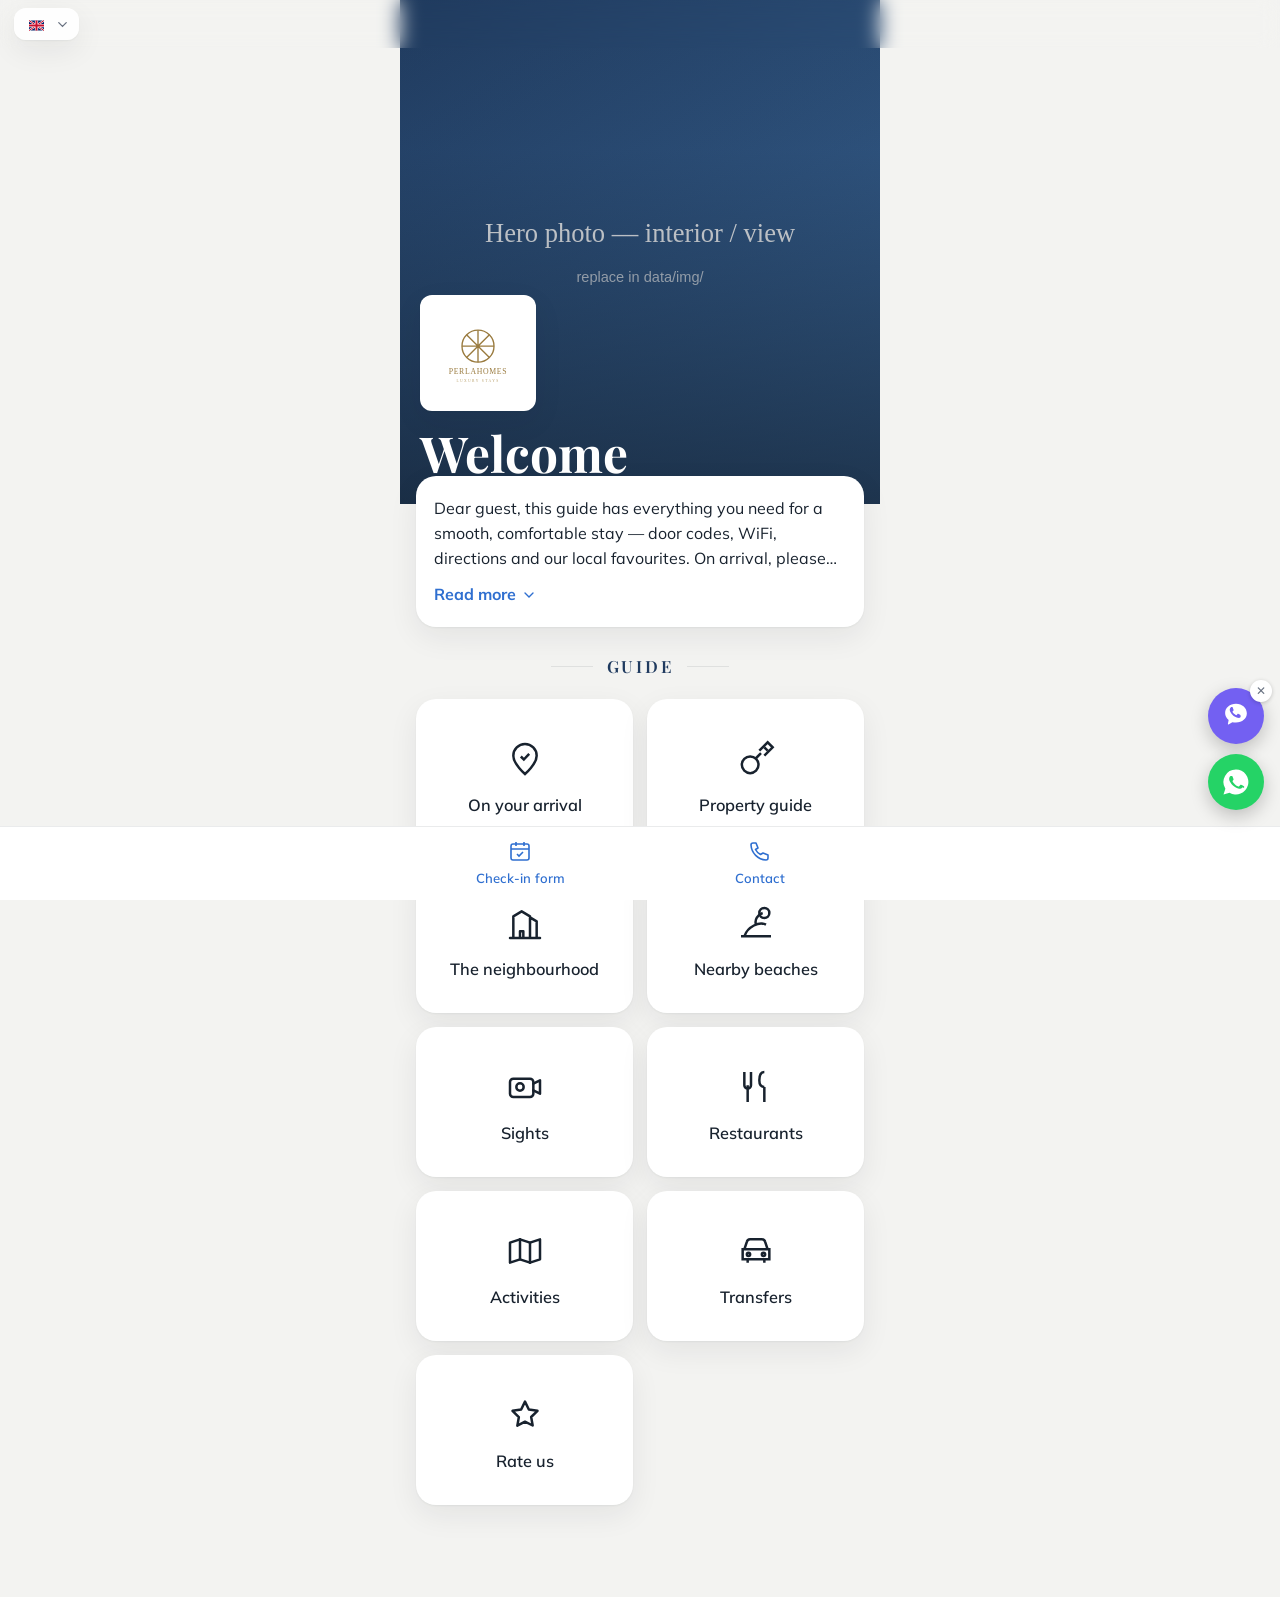
<file: index.html>
<!DOCTYPE html>
<html lang="en">
<head>
  <meta charset="UTF-8" />
  <meta name="viewport" content="width=device-width, initial-scale=1.0, viewport-fit=cover" />
  <meta name="theme-color" content="#1f3a5f">
  <title>Perlahomes · Guest Guide</title>
  <link rel="manifest" href="manifest.json" />
  <meta name="apple-mobile-web-app-capable" content="yes" />
  <meta name="mobile-web-app-capable" content="yes" />
  <meta name="apple-mobile-web-app-status-bar-style" content="black-translucent" />
  <meta name="apple-mobile-web-app-title" content="Perla Homes" />
  <link rel="apple-touch-icon" href="icons/apple-touch-icon.png" />
  <link rel="icon" href="icons/icon-192.png" />
  <link rel="preconnect" href="https://fonts.googleapis.com" />
  <link rel="preconnect" href="https://fonts.gstatic.com" crossorigin />
  <link href="https://fonts.googleapis.com/css2?family=Playfair+Display:wght@500;600;700&family=Mulish:wght@400;500;600;700;800&display=swap" rel="stylesheet" />
  <link rel="stylesheet" href="styles.css" />
  <script>
    if ("serviceWorker" in navigator) {
      window.addEventListener("load", function () {
        navigator.serviceWorker.register("service-worker.js").catch(function () {});
      });
    }
  </script>
</head>
<body>
  <main id="app" aria-live="polite">
    <div class="loading">Loading your guide…</div>
  </main>
  <div id="toast" class="toast" role="status" aria-live="assertive"></div>
  <script src="app.js"></script>
</body>
</html>
</file>
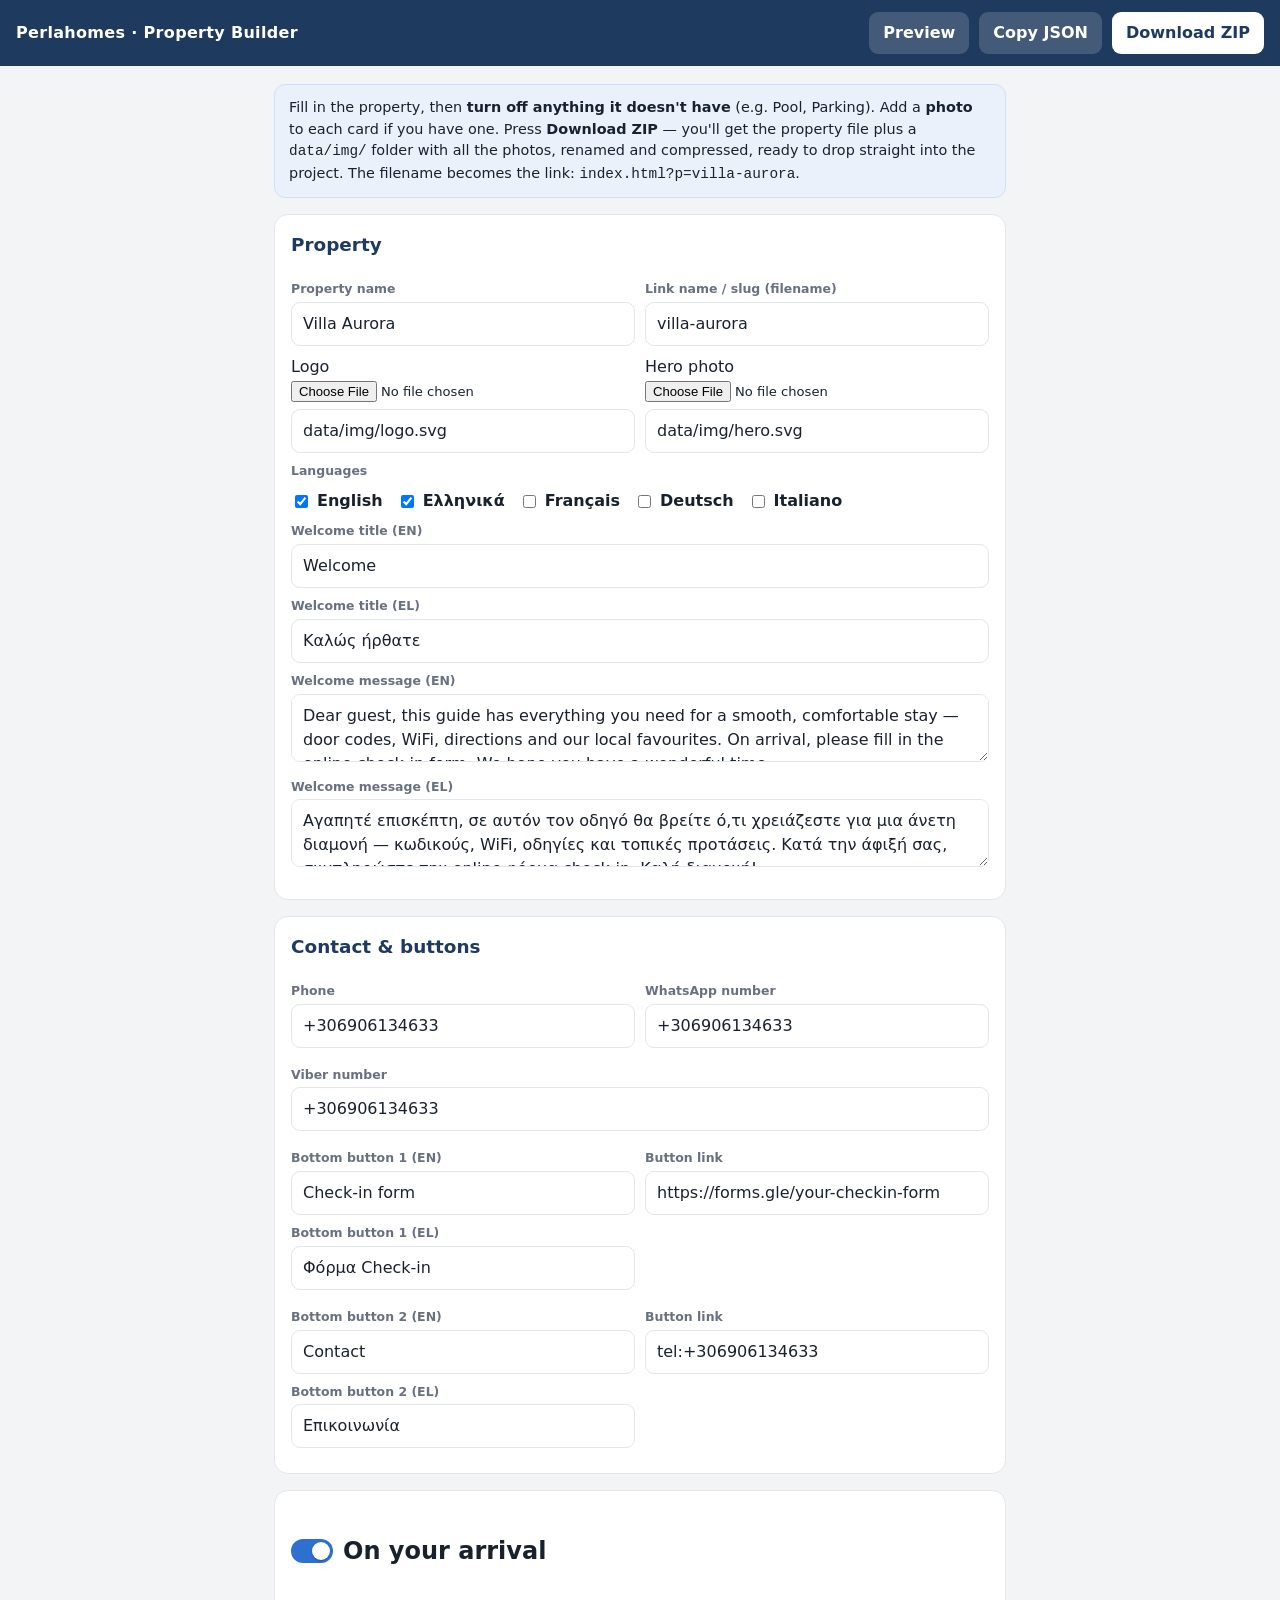
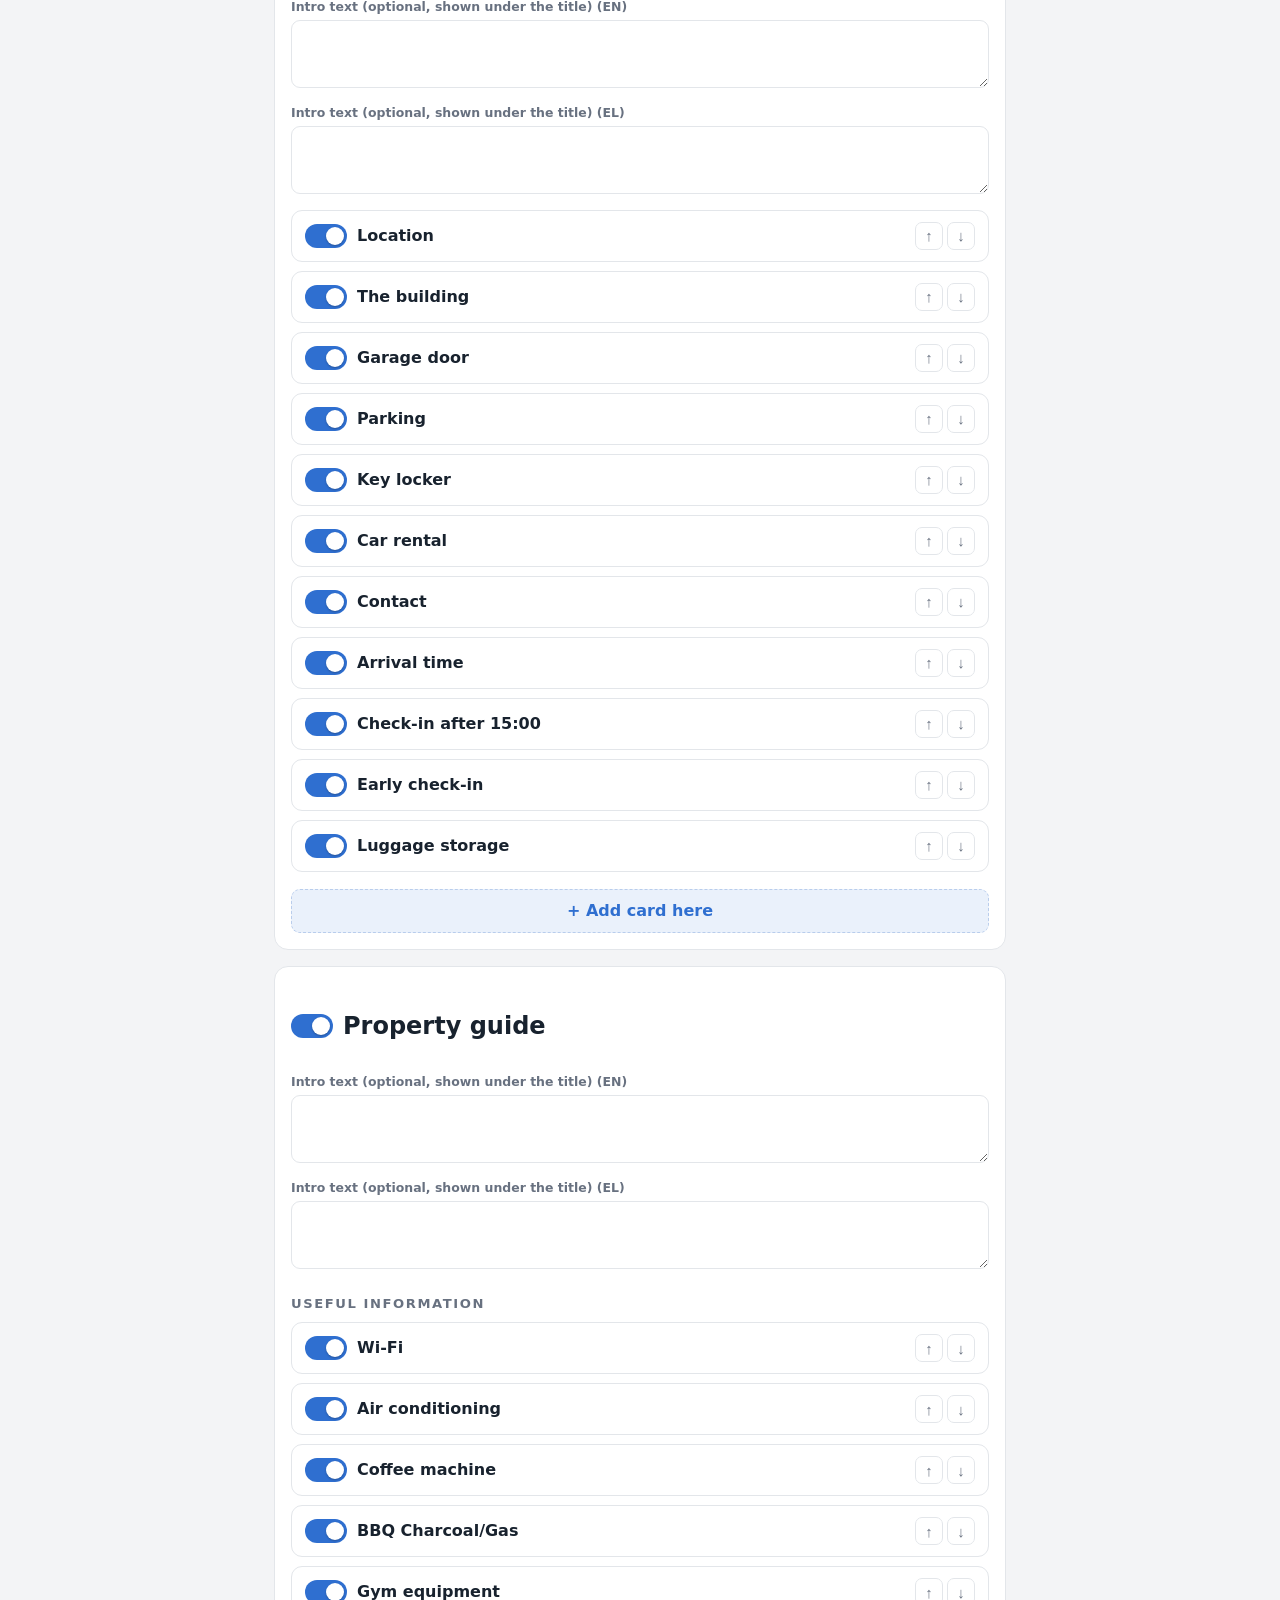
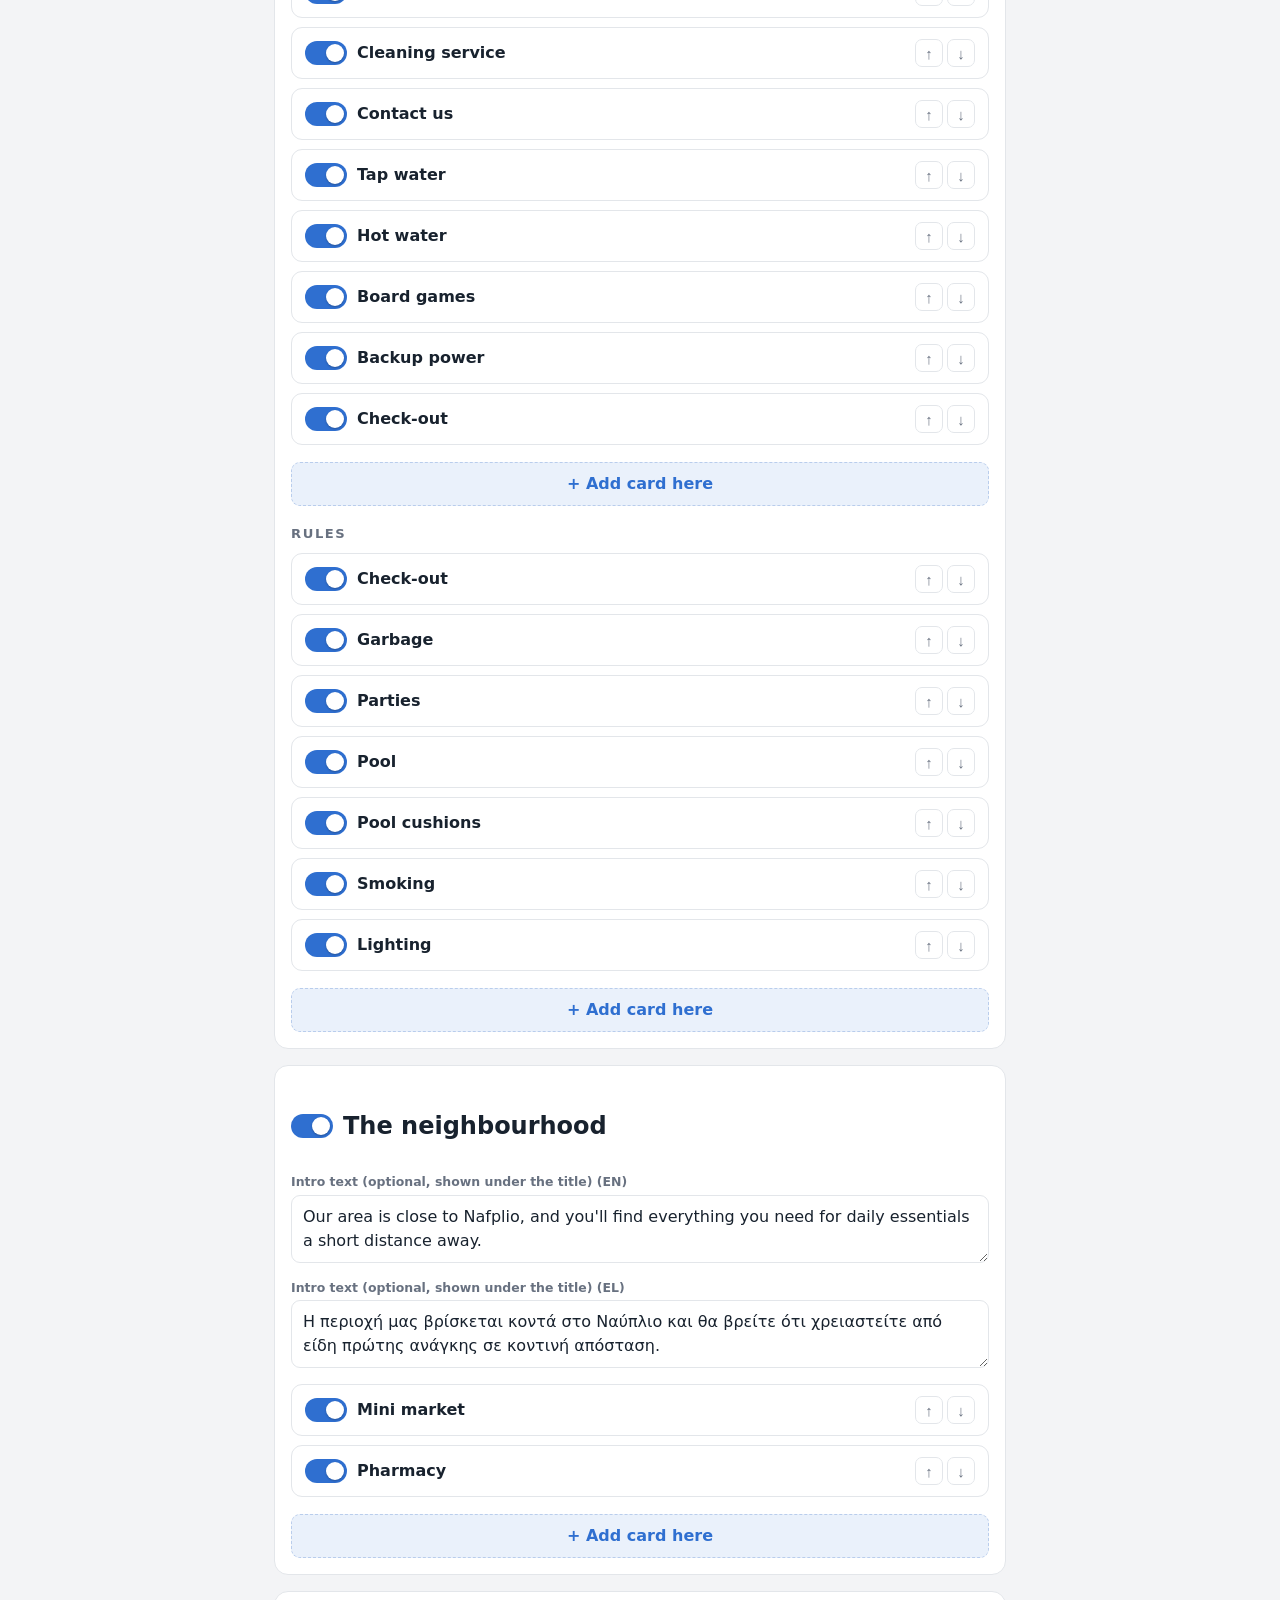
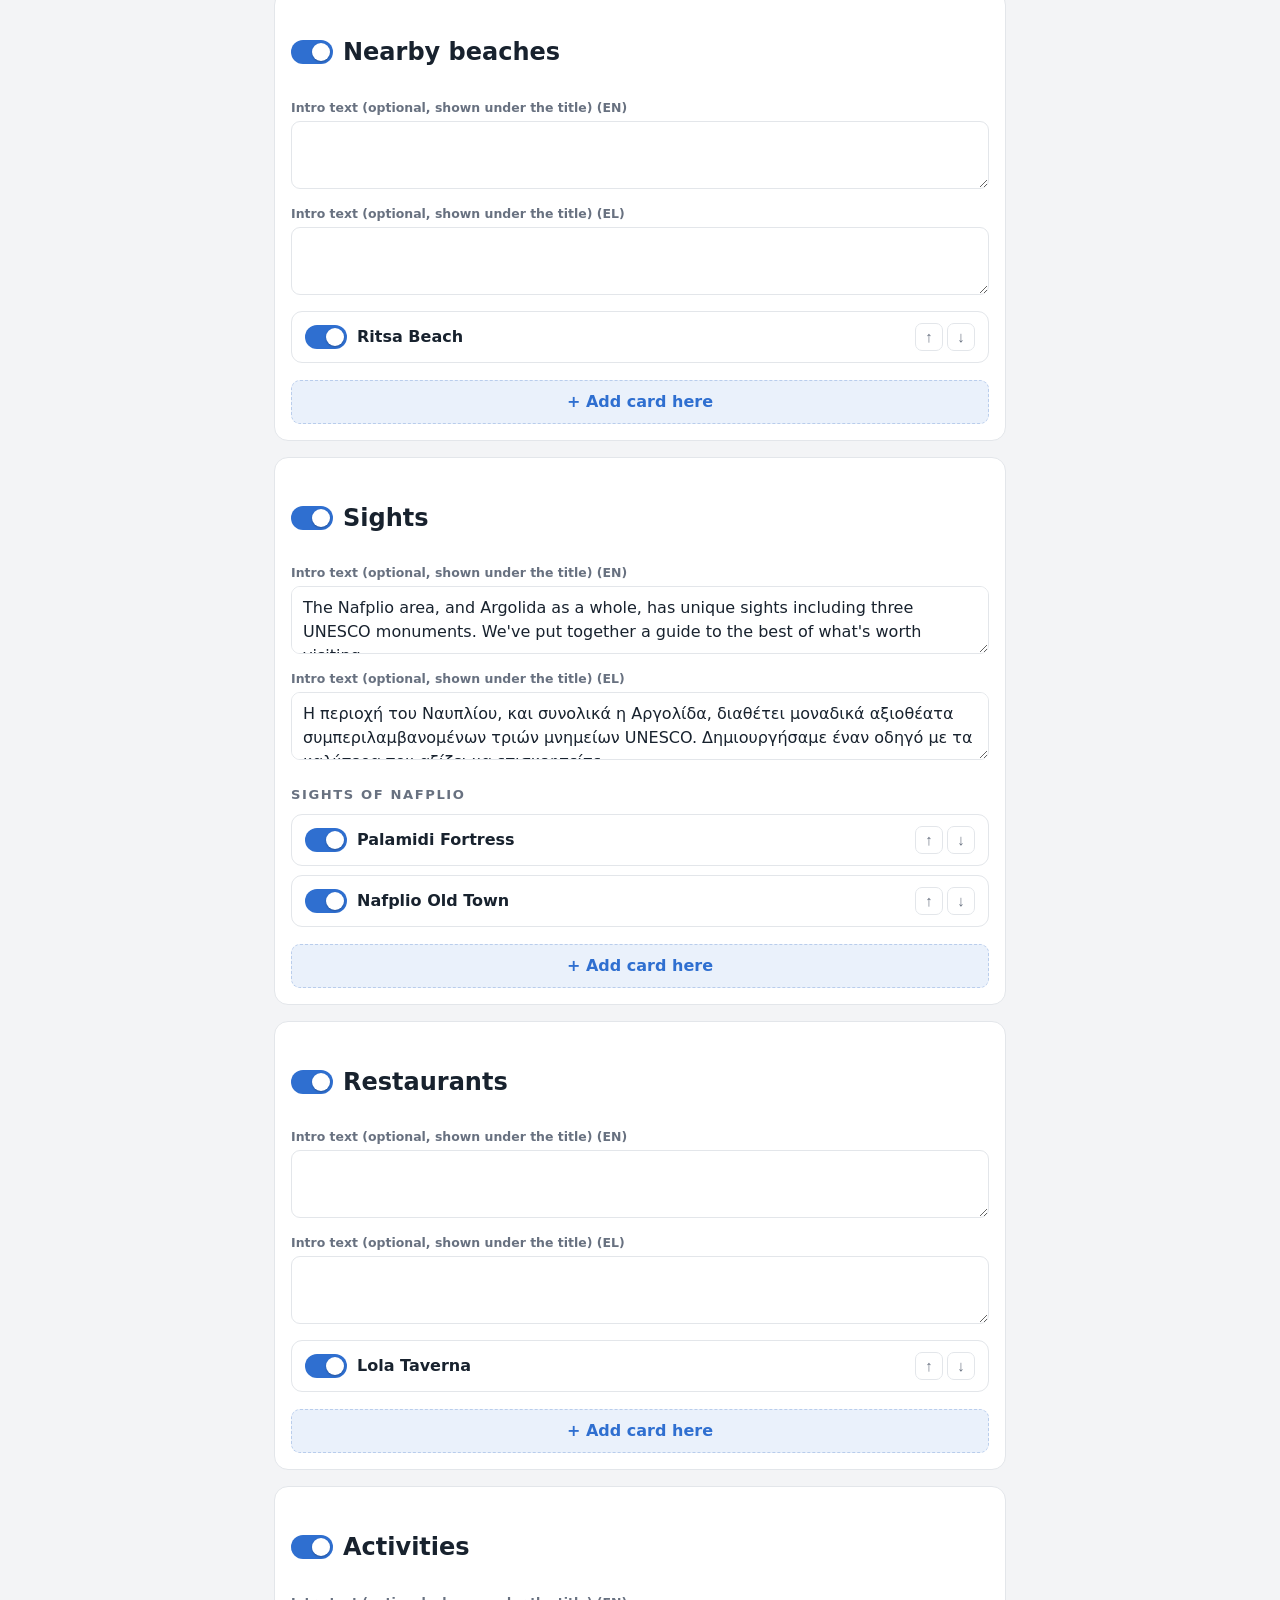
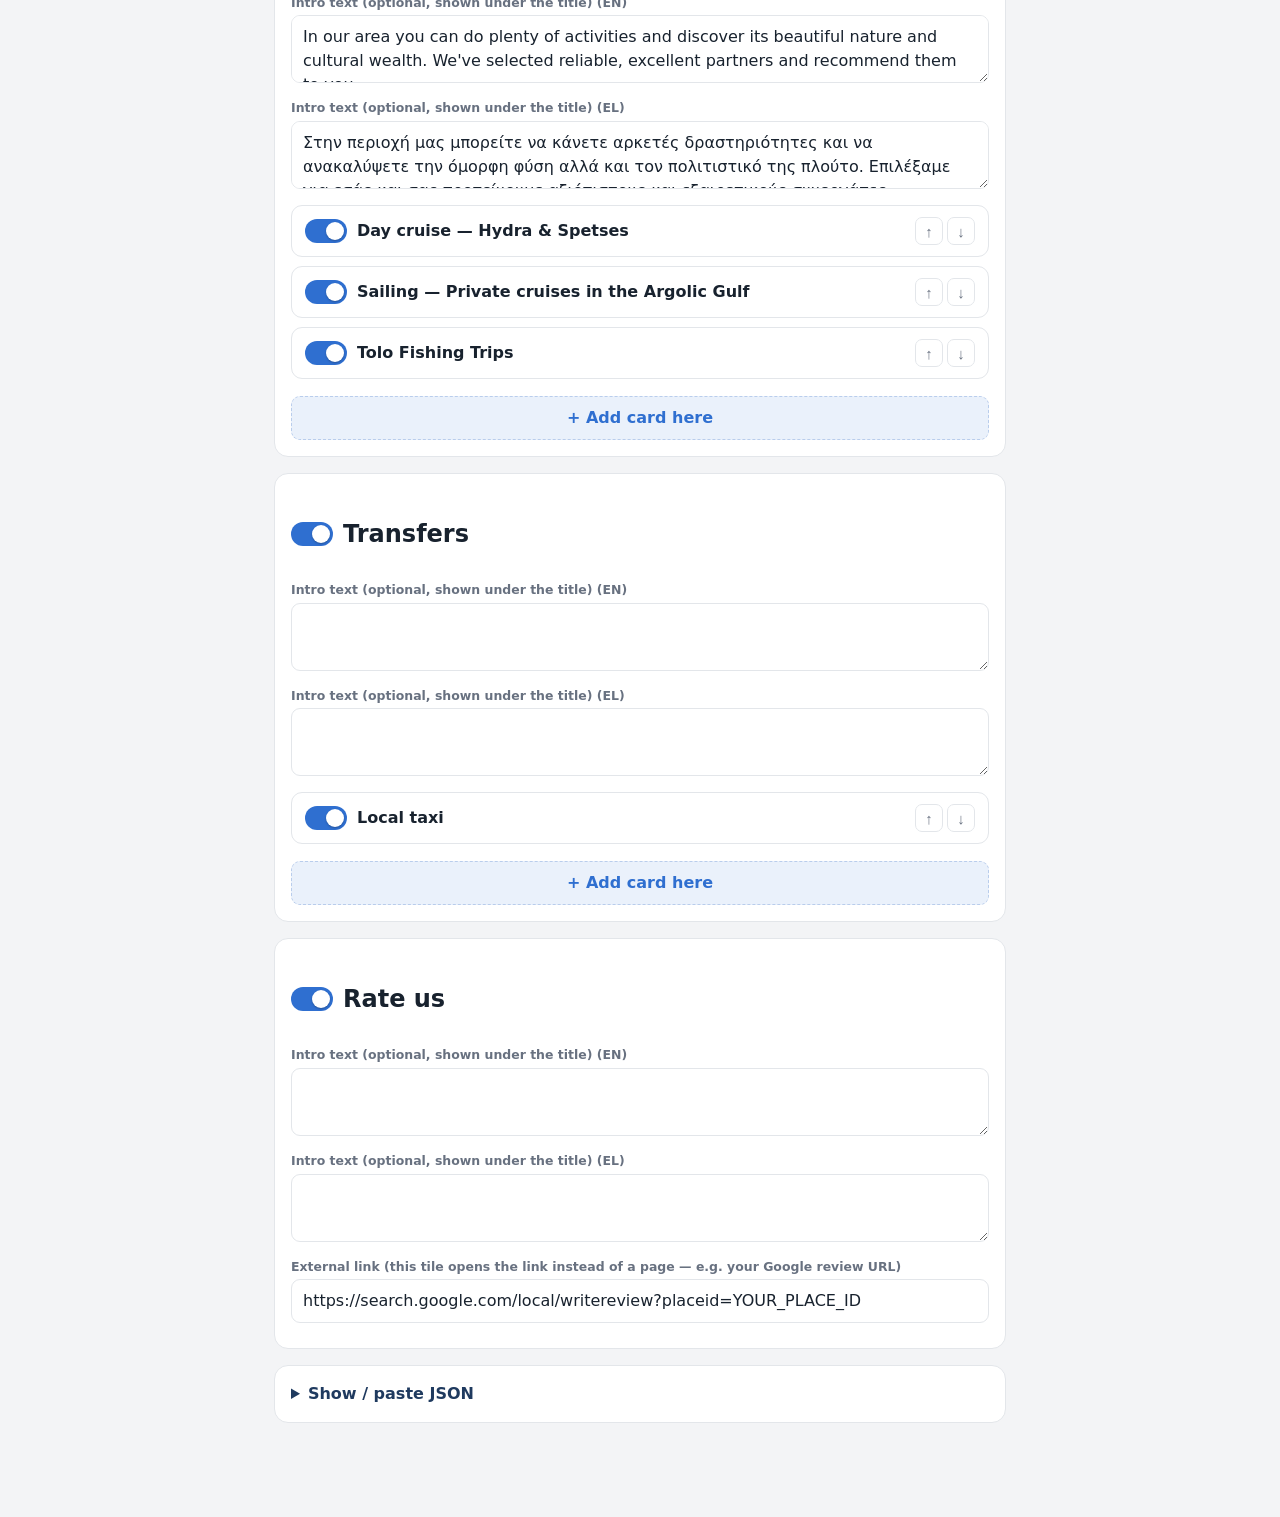
<file: builder.html>
<!DOCTYPE html>
<html lang="en">
<head>
<meta charset="UTF-8" />
<meta name="viewport" content="width=device-width, initial-scale=1.0" />
<title>Perlahomes · Property Builder</title>
<style>
  :root{ --navy:#1f3a5f; --accent:#2f6fd0; --ink:#18222e; --muted:#687180; --line:#e3e6ea; --bg:#f3f4f6; --card:#fff; }
  *{box-sizing:border-box}
  body{margin:0;font-family:system-ui,-apple-system,"Segoe UI",sans-serif;color:var(--ink);background:var(--bg);line-height:1.5}
  .bar{position:sticky;top:0;z-index:10;background:var(--navy);color:#fff;display:flex;flex-wrap:wrap;gap:10px;align-items:center;padding:12px 16px}
  .bar h1{font-size:1rem;margin:0;font-weight:700;letter-spacing:.02em;flex:1;min-width:160px}
  .bar button{font:inherit;font-weight:600;border:0;border-radius:9px;padding:9px 14px;cursor:pointer}
  .btn-primary{background:#fff;color:var(--navy)}
  .btn-ghost{background:rgba(255,255,255,.16);color:#fff}
  .wrap{max-width:760px;margin:0 auto;padding:18px 14px 80px}
  .panel{background:var(--card);border:1px solid var(--line);border-radius:14px;padding:16px;margin-bottom:16px}
  .panel>h2{margin:0 0 12px;font-size:1.15rem;color:var(--navy)}
  .grouphead{margin:18px 0 8px;font-size:.82rem;font-weight:700;letter-spacing:.12em;text-transform:uppercase;color:var(--muted)}
  label.fld{display:block;margin:9px 0}
  label.fld>span{display:block;font-size:.78rem;font-weight:600;color:var(--muted);margin-bottom:3px}
  input[type=text],textarea,select{width:100%;font:inherit;color:var(--ink);border:1px solid var(--line);border-radius:9px;padding:9px 11px;background:#fff}
  textarea{min-height:64px;resize:vertical}
  .row2{display:grid;grid-template-columns:1fr 1fr;gap:10px}
  @media(max-width:520px){.row2{grid-template-columns:1fr}}
  details.card{border:1px solid var(--line);border-radius:11px;margin:9px 0;overflow:hidden;background:#fff}
  details.card>summary{list-style:none;cursor:pointer;display:flex;align-items:center;gap:10px;padding:11px 13px;font-weight:600}
  details.card>summary::-webkit-details-marker{display:none}
  details.card[data-off="1"]>summary{opacity:.5}
  details.card .inner{padding:4px 13px 14px;border-top:1px solid var(--line)}
  .sw{position:relative;width:42px;height:24px;flex:none}
  .sw input{position:absolute;opacity:0;width:100%;height:100%;margin:0;cursor:pointer}
  .sw .track{position:absolute;inset:0;background:#cdd3da;border-radius:999px;transition:.15s}
  .sw .knob{position:absolute;top:3px;left:3px;width:18px;height:18px;background:#fff;border-radius:50%;transition:.15s;box-shadow:0 1px 2px rgba(0,0,0,.25)}
  .sw input:checked+.track{background:var(--accent)}
  .sw input:checked+.track+.knob{transform:translateX(18px)}
  .card-title{flex:1}
  .ord{display:flex;gap:4px}
  .ordbtn{border:1px solid var(--line);background:#fff;border-radius:7px;width:28px;height:28px;cursor:pointer;font-size:15px;line-height:1;color:var(--muted);display:grid;place-items:center}
  .ordbtn:hover{color:var(--accent);border-color:var(--accent)}
  .more{margin-top:6px}
  .more>summary{cursor:pointer;color:var(--accent);font-size:.85rem;font-weight:600;list-style:none}
  .more>summary::-webkit-details-marker{display:none}
  .addbtn{font:inherit;font-weight:600;color:var(--accent);background:#eaf1fb;border:1px dashed #b9cdec;border-radius:9px;padding:9px 12px;cursor:pointer;width:100%;margin-top:8px}
  .del{font:inherit;color:#b03f3f;background:none;border:0;cursor:pointer;font-size:.82rem;font-weight:600;padding:4px 0;margin-top:6px}
  .hint{font-size:.78rem;color:var(--muted);margin-top:4px}
  .langs{display:flex;gap:14px;align-items:center;flex-wrap:wrap}
  .langs label{display:inline-flex;gap:6px;align-items:center;font-weight:600}
  pre{white-space:pre-wrap;word-break:break-word;background:#0e1c2b;color:#cfe3ff;padding:14px;border-radius:11px;font-size:.78rem;max-height:340px;overflow:auto}
  .note{background:#eaf1fb;border:1px solid #cfe0f7;border-radius:11px;padding:12px 14px;font-size:.9rem;margin-bottom:16px}
  .secthead{display:flex;align-items:center;gap:10px;margin-top:6px}
  .secthead h2{flex:1}
  .photo{display:flex;gap:10px;align-items:center}
  .photo .col{flex:1}
  .thumb{width:60px;height:60px;border-radius:9px;object-fit:cover;border:1px solid var(--line);background:#eef2f8;flex:none}
  input[type=file]{font:inherit;font-size:.82rem;width:100%}
  .photoname{margin-top:6px}
</style>
</head>
<body>
<div class="bar">
  <h1>Perlahomes · Property Builder</h1>
  <button class="btn-ghost" id="btnPreview">Preview</button>
  <button class="btn-ghost" id="btnCopy">Copy JSON</button>
  <button class="btn-primary" id="btnDownload">Download ZIP</button>
</div>
<div class="wrap">
  <div class="note">Fill in the property, then <b>turn off anything it doesn't have</b> (e.g. Pool, Parking). Add a <b>photo</b> to each card if you have one. Press <b>Download ZIP</b> — you'll get the property file plus a <code>data/img/</code> folder with all the photos, renamed and compressed, ready to drop straight into the project. The filename becomes the link: <code>index.html?p=<span id="slugEcho">villa-aurora</span></code>.</div>
  <div id="form"></div>
  <details class="panel"><summary style="cursor:pointer;font-weight:700;color:var(--navy)">Show / paste JSON</summary>
    <p class="hint">This is the file that will be downloaded. You can also paste an existing property file here and press “Load” to edit it.</p>
    <textarea id="jsonBox" style="min-height:160px"></textarea>
    <button class="addbtn" id="btnLoad" style="border-style:solid">Load pasted JSON</button>
    <pre id="jsonOut"></pre>
  </details>
</div>

<script>
const DEFAULTS = {
  "meta": {
    "name": "Villa Aurora",
    "brandLogo": "data/img/logo.svg",
    "welcomeTitle": {
      "en": "Welcome",
      "el": "Καλώς ήρθατε"
    },
    "welcomeMessage": {
      "en": "Dear guest, this guide has everything you need for a smooth, comfortable stay — door codes, WiFi, directions and our local favourites. On arrival, please fill in the online check-in form. We hope you have a wonderful time.",
      "el": "Αγαπητέ επισκέπτη, σε αυτόν τον οδηγό θα βρείτε ό,τι χρειάζεστε για μια άνετη διαμονή — κωδικούς, WiFi, οδηγίες και τοπικές προτάσεις. Κατά την άφιξή σας, συμπληρώστε την online φόρμα check-in. Καλή διαμονή!"
    },
    "languages": [
      "en",
      "el"
    ],
    "heroImage": "data/img/hero.svg"
  },
  "contact": {
    "phone": "+306906134633",
    "whatsapp": "+306906134633",
    "viber": "+306906134633"
  },
  "actions": [
    {
      "icon": "checkin",
      "label": {
        "en": "Check-in form",
        "el": "Φόρμα Check-in"
      },
      "url": "https://forms.gle/your-checkin-form"
    },
    {
      "icon": "phone",
      "label": {
        "en": "Contact",
        "el": "Επικοινωνία"
      },
      "url": "tel:+306906134633"
    }
  ],
  "sections": [
    {
      "id": "arrival",
      "icon": "arrival",
      "title": {
        "en": "On your arrival",
        "el": "Κατά την άφιξή σας"
      },
      "cards": [
        {
          "image": "data/img/location.svg",
          "title": {
            "en": "Location",
            "el": "Τοποθεσία"
          },
          "body": {
            "en": "If you are arriving with your own transport, tap below to see our location on the map.",
            "el": "Εάν έρχεστε με δικό σας μεταφορικό μέσο, πατήστε για δείτε την τοποθεσία μας στον χάρτη."
          },
          "mapUrl": "https://maps.google.com/?q=Poros+Greece",
          "mapLabel": {
            "en": "Open in Maps",
            "el": "Άνοιγμα στον χάρτη"
          }
        },
        {
          "image": "data/img/building.svg",
          "title": {
            "en": "The building",
            "el": "Το κτίριο"
          },
          "body": {
            "en": "When you arrive, you'll see this building / entrance — look for it to find us.",
            "el": "Όταν φτάσετε, θα δείτε αυτό το κτίριο / είσοδο — αναζητήστε το για να μας βρείτε."
          }
        },
        {
          "image": "data/img/garage.svg",
          "title": {
            "en": "Garage door",
            "el": "Πόρτα γκαράζ"
          },
          "body": {
            "en": "Use the code below to open the garage door. (Replace with the exact instructions.)",
            "el": "Χρησιμοποιήστε τον κωδικό παρακάτω για να ανοίξετε την πόρτα του γκαράζ. (Αντικαταστήστε με τις ακριβείς οδηγίες.)"
          },
          "code": "0000",
          "image2": "data/img/garage2.svg"
        },
        {
          "image": "data/img/parking.svg",
          "title": {
            "en": "Parking",
            "el": "Πάρκινγκ"
          },
          "body": {
            "en": "Parking is free on the street, so you can park wherever suits you. If there is no space in front of the property, you can park on the parallel street at the rear.",
            "el": "Το πάρκινγκ είναι ελεύθερο στον δρόμο, οπότε μπορείτε να παρκάρετε όπου σας βολεύει. Αν δεν βρείτε θέση μπροστά από το κατάλυμα, μπορείτε να παρκάρετε στον παράλληλο δρόμο από την πίσω πλευρά."
          }
        },
        {
          "image": "data/img/keylocker.svg",
          "title": {
            "en": "Key locker",
            "el": "Key locker"
          },
          "body": {
            "en": "Find the keys in the locker shown in the photo. The code will be sent to you before arrival.",
            "el": "Βρείτε τα κλειδιά στο locker της φωτογραφίας. Θα σας σταλεί ο κωδικός πριν την άφιξη."
          }
        },
        {
          "image": "data/img/carrental.svg",
          "title": {
            "en": "Car rental",
            "el": "Ενοικίαση αυτοκινήτου"
          },
          "body": {
            "en": "We arrange car rental to suit your needs. Once you choose the car you want, you can pick it up as soon as you land at the airport.",
            "el": "Κανονίζουμε την ενοικίαση σύμφωνα με τις ανάγκες σας. Αφού επιλέξετε το αυτοκίνητο που επιθυμείτε, θα μπορείτε να το παραλάβετε αμέσως μόλις προσγειωθείτε στο αεροδρόμιο."
          }
        },
        {
          "image": "data/img/contact.svg",
          "title": {
            "en": "Contact",
            "el": "Επικοινωνία"
          },
          "body": {
            "en": "For anything you need, you can reach us daily from 07:00 to 23:00 at 0030 690 613 46 33, or send us a WhatsApp message using the button at the bottom of the page.",
            "el": "Για οτιδήποτε χρειαστείτε, μπορείτε να επικοινωνείτε καθημερινά από τις 07:00 έως τις 23:00 στο 0030 690 613 46 33 ή, εναλλακτικά, να μας στείλετε μήνυμα μέσω WhatsApp πατώντας το αντίστοιχο κουμπί στο κάτω μέρος της σελίδας."
          }
        },
        {
          "image": "data/img/arrival.svg",
          "title": {
            "en": "Arrival time",
            "el": "Ώρα άφιξης"
          },
          "body": {
            "en": "We recommend letting us know your estimated arrival time so we can serve you better.",
            "el": "Σας προτείνουμε να μας ενημερώσετε για την εκτιμώμενη ώρα άφιξής σας ώστε να σας εξυπηρετήσουμε καλύτερα."
          }
        },
        {
          "image": "data/img/checkin.svg",
          "title": {
            "en": "Check-in after 15:00",
            "el": "Check-in μετά τις 15:00"
          },
          "body": {
            "en": "We welcome you in person. Early check-in is possible upon arrangement and availability.",
            "el": "Σας υποδεχόμαστε εμείς | Υπάρχει η δυνατότητα για early check-in κατόπιν συνεννόησης και διαθεσιμότητας."
          }
        },
        {
          "image": "data/img/welcome.svg",
          "title": {
            "en": "Early check-in",
            "el": "Early check-in"
          },
          "body": {
            "en": "Early check-in is possible, depending on availability at the time of your arrival.",
            "el": "Υπάρχει δυνατότητα για early check-in, ανάλογα με τη διαθεσιμότητα τη στιγμή της άφιξής σας."
          }
        },
        {
          "image": "data/img/luggage.svg",
          "title": {
            "en": "Luggage storage",
            "el": "Αποθήκευση αποσκευών"
          },
          "body": {
            "en": "If you arrive earlier than your scheduled check-in time, you can leave your luggage with us until the room is ready. The same option is available after check-out.",
            "el": "Σε περίπτωση που φτάσετε νωρίτερα από την προγραμματισμένη ώρα check-in, μπορείτε να αφήσετε τις αποσκευές σας για φύλαξη μέχρι να είναι έτοιμο το δωμάτιο. Αντίστοιχα, παρέχεται η ίδια δυνατότητα και μετά το check-out."
          }
        }
      ]
    },
    {
      "id": "property",
      "icon": "property",
      "title": {
        "en": "Property guide",
        "el": "Οδηγός σπιτιού"
      },
      "groups": [
        {
          "label": {
            "en": "Useful information",
            "el": "Χρήσιμες πληροφορίες"
          },
          "cards": [
            {
              "image": "data/img/wifi.svg",
              "title": {
                "en": "Wi-Fi",
                "el": "Wi-Fi"
              },
              "wifi": {
                "network": "Archipelagos",
                "password": "123456789"
              }
            },
            {
              "image": "data/img/ac.svg",
              "title": {
                "en": "Air conditioning",
                "el": "Κλιματισμός"
              },
              "body": {
                "en": "For the villa to cool properly, all doors and windows must be closed. The A/C is controlled centrally from the panel next to the main entrance. The ideal temperature to avoid catching a cold while you sleep is 25 °C.",
                "el": "Για τον σωστό κλιματισμό της βίλας θα πρέπει όλα οι πόρτες και τα παράθυρα να είναι κλειστά. Ο κλιματισμός ελέγχεται κεντρικά από το πάνελ δίπλα στην κεντρική είσοδο. Η ιδανική θερμοκρασία για την αποφυγή κρυολογήματος όταν κοιμάστε είναι 25 °C."
              }
            },
            {
              "image": "data/img/coffee.svg",
              "title": {
                "en": "Coffee machine",
                "el": "Καφετιέρα"
              },
              "body": {
                "en": "Filter / Nespresso (see more)",
                "el": "Filter / Nespresso (δείτε περισσότερα)"
              }
            },
            {
              "image": "data/img/bbq.svg",
              "title": {
                "en": "BBQ Charcoal/Gas",
                "el": "BBQ Charcoal/Gas"
              },
              "body": {
                "en": "Open the lid first, then the gas bottle. Light the burner with the switch and adjust the temperature with the control knobs. After cooking, close the bottle first and then the burners. Always use the BBQ outdoors in a well-ventilated area and never leave it unattended.",
                "el": "Ανοίξτε πρώτα το καπάκι και στη συνέχεια τη φιάλη αερίου. Ανάψτε τον καυστήρα από τον διακόπτη και ρυθμίστε τη θερμοκρασία με τα κουμπιά ελέγχου. Μετά το ψήσιμο, κλείστε πρώτα τη φιάλη και έπειτα τους καυστήρες. Χρησιμοποιείτε πάντα το BBQ σε εξωτερικό χώρο με καλό αερισμό και μην το αφήνετε χωρίς επίβλεψη."
              }
            },
            {
              "image": "data/img/gym.svg",
              "title": {
                "en": "Gym equipment",
                "el": "Όργανα γυμναστηρίου"
              },
              "body": {
                "en": "The gym in the yard shed includes the basic exercise equipment. Please return the equipment to its place after use.",
                "el": "Το γυμναστήριο στο υπόστεγο της αυλής περιλαμβάνει τα βασικά όργανα γυμναστικής. Παρακαλούμε, μετά την χρήση των οργάνων τοποθετήστε τα στην θέση τους."
              }
            },
            {
              "image": "data/img/cleaning.svg",
              "title": {
                "en": "Cleaning service",
                "el": "Υπηρεσία καθαριότητας"
              },
              "body": {
                "en": "Cleaning services are provided on request and at an extra charge.",
                "el": "Οι υπηρεσίες καθαριότητας πραγματοποιούνται κατόπιν αιτήματός σας και με επιπλέον χρέωση."
              }
            },
            {
              "image": "data/img/contactus.svg",
              "title": {
                "en": "Contact us",
                "el": "Επικοινωνήστε μαζί μας"
              },
              "body": {
                "en": "For anything you need, you can reach us daily from 07:00 to 23:00 at 0030 690 613 46 33, or send us a WhatsApp message using the button at the bottom of the page.",
                "el": "Για οτιδήποτε χρειαστείτε, μπορείτε να επικοινωνείτε καθημερινά από τις 07:00 έως τις 23:00 στο 0030 690 613 46 33 ή, εναλλακτικά, να μας στείλετε μήνυμα μέσω WhatsApp πατώντας το αντίστοιχο κουμπί στο κάτω μέρος της σελίδας."
              }
            },
            {
              "image": "data/img/tapwater.svg",
              "title": {
                "en": "Tap water",
                "el": "Νερό βρύσης"
              },
              "body": {
                "en": "Tap water is not recommended for drinking. However, it is suitable for cooking, as well as for bathing and personal hygiene.",
                "el": "Το νερό της βρύσης δεν συνιστάται για πόση. Ωστόσο, είναι κατάλληλο για μαγείρεμα, καθώς και για μπάνιο και προσωπική υγιεινή."
              }
            },
            {
              "image": "data/img/hotwater.svg",
              "title": {
                "en": "Hot water",
                "el": "Ζεστό νερό"
              },
              "body": {
                "en": "Available 24/7 from the solar water heater. On cloudy days, flip the switch shown in the photo. IMPORTANT! AFTER 20 MINUTES TURN IT BACK TO THE OFF POSITION.",
                "el": "Όλο το 24ωρο από ηλιακό θερμοσίφωνα. Σε περίπτωση συνεφιάς σηκώστε τον διακόπτη της φωτογραφίας. ΣΗΜΑΝΤΙΚΟ! ΜΕΤΑ ΑΠΟ 20' ΞΑΝΑΓΥΡΙΣΤΕ ΤΟΝ ΣΤΗΝ ΘΕΣΗ OFF"
              }
            },
            {
              "image": "data/img/boardgames.svg",
              "title": {
                "en": "Board games",
                "el": "Επιτραπέζια παιχνίδια"
              },
              "body": {
                "en": "You will find board games for the whole family in the living room cabinet.",
                "el": "Θα βρείτε επιτραπέζια παιχνίδια για όλη την οικογένεια στο ντουλάπι του σαλονιού."
              }
            },
            {
              "image": "data/img/backup.svg",
              "title": {
                "en": "Backup power",
                "el": "Εφεδρική τροφοδοσία"
              },
              "body": {
                "en": "In the event of a power cut, the system powers the house automatically, with autonomy of about two hours.",
                "el": "Σε περίπτωση διακοπής ρεύματος, το σύστημα τροφοδοτεί το σπίτι αυτόματα, με αυτονομία περίπου δύο ωρών."
              }
            },
            {
              "title": {
                "en": "Check-out",
                "el": "Αναχώρηση"
              },
              "body": {
                "en": "Check-out is by 11:00. A quick checklist before you go:",
                "el": "Η αναχώρηση είναι έως τις 11:00. Μια γρήγορη λίστα πριν φύγετε:"
              },
              "checklist": [
                {
                  "en": "Close all windows",
                  "el": "Κλείστε όλα τα παράθυρα"
                },
                {
                  "en": "Turn off the lights & A/C",
                  "el": "Σβήστε τα φώτα & το A/C"
                },
                {
                  "en": "Leave the keys on the table",
                  "el": "Αφήστε τα κλειδιά στο τραπέζι"
                },
                {
                  "en": "Lock the door",
                  "el": "Κλειδώστε την πόρτα"
                },
                {
                  "en": "Have a safe trip!",
                  "el": "Καλή επιστροφή!"
                }
              ]
            }
          ]
        },
        {
          "label": {
            "en": "Rules",
            "el": "Κανονισμοί"
          },
          "cards": [
            {
              "image": "data/img/checkout.svg",
              "title": {
                "en": "Check-out",
                "el": "Check-out"
              },
              "body": {
                "en": "For the smooth running of the property, please complete check-out by 11:00 am. | Late check-out — at an extra charge — subject to availability.",
                "el": "Για την ομαλή λειτουργία του καταλύματος παρακαλούμε το check out να έχει πραγματοποιηθεί ως τις 11:00 πμ. | Late check-out - Με επιπλέον χρέωση - κατόπιν διαθεσιμότητας"
              }
            },
            {
              "image": "data/img/garbage.svg",
              "title": {
                "en": "Garbage",
                "el": "Σκουπίδια"
              },
              "body": {
                "en": "Please leave your rubbish in the bins outside the property. Recycling bins are next to them.",
                "el": "Παρακαλούμε αφήνετε τα σκουπίδια στους κάδους έξω από το κατάλυμα. Οι κάδοι ανακύκλωσης βρίσκονται δίπλα."
              }
            },
            {
              "image": "data/img/party.svg",
              "title": {
                "en": "Parties",
                "el": "Διοργάνωση πάρτι"
              },
              "body": {
                "en": "Parties are not allowed at this property.",
                "el": "Απαγορεύεται η διοργάνωση πάρτι σε αυτό το κατάλυμα."
              }
            },
            {
              "image": "data/img/pool.svg",
              "title": {
                "en": "Pool",
                "el": "Πισίνα"
              },
              "body": {
                "en": "See the rules.",
                "el": "Δείτε τους κανονισμούς"
              }
            },
            {
              "image": "data/img/cushions.svg",
              "title": {
                "en": "Pool cushions",
                "el": "Μαξιλάρια πισίνας"
              },
              "body": {
                "en": "Please place all pool cushions in the veranda shed in case of rain.",
                "el": "Παρακαλούμε τοποθετήστε όλα τα μαξιλάρια της πισίνας στο υπόστεγο της βεράντας σε περίπτωση βροχής."
              }
            },
            {
              "image": "data/img/smoking.svg",
              "title": {
                "en": "Smoking",
                "el": "Κάπνισμα"
              },
              "body": {
                "en": "Not allowed inside the house.",
                "el": "Απαγορεύεται εντός τις οικείας."
              }
            },
            {
              "image": "data/img/lighting.svg",
              "title": {
                "en": "Lighting",
                "el": "Φωτισμός"
              },
              "body": {
                "en": "Please switch off the outdoor and decorative lights when you go to sleep or leave the house.",
                "el": "Παρακαλούμε σβήνετε τα εξωτερικά και διακοσμητικά φώτα όταν κοιμάστε ή φεύγετε από το σπίτι."
              }
            }
          ]
        }
      ]
    },
    {
      "id": "neighbourhood",
      "icon": "neighbourhood",
      "title": {
        "en": "The neighbourhood",
        "el": "Η γειτονιά"
      },
      "intro": {
        "en": "Our area is close to Nafplio, and you'll find everything you need for daily essentials a short distance away.",
        "el": "Η περιοχή μας βρίσκεται κοντά στο Ναύπλιο και θα βρείτε ότι χρειαστείτε από είδη πρώτης ανάγκης σε κοντινή απόσταση."
      },
      "cards": [
        {
          "image": "data/img/minimarket.svg",
          "title": {
            "en": "Mini market",
            "el": "Μίνι μάρκετ"
          },
          "body": {
            "en": "For essentials, visit the mini market in the village square, about 2 minutes by car. It has basic products, tobacco and some greengrocer items.",
            "el": "Για είδη πρώτης ανάγκης μπορείτε να επισκεφθείτε το μίνι μάρκετ στην πλατεία του χωριού, περίπου 2 λεπτά με το αυτοκίνητο. Διαθέτει βασικά προϊόντα, είδη καπνού και ορισμένα είδη μαναβικής."
          }
        },
        {
          "image": "data/img/pharmacy.svg",
          "title": {
            "en": "Pharmacy",
            "el": "Φαρμακείο"
          },
          "body": {
            "en": "The nearest pharmacy is in the village, about a 5-minute drive. Ask us about the on-duty pharmacy at night.",
            "el": "Το πλησιέστερο φαρμακείο βρίσκεται στο χωριό, περίπου 5 λεπτά με το αυτοκίνητο. Ρωτήστε μας για το εφημερεύον φαρμακείο τη νύχτα."
          }
        }
      ]
    },
    {
      "id": "beaches",
      "icon": "beaches",
      "title": {
        "en": "Nearby beaches",
        "el": "Κοντινές παραλίες"
      },
      "cards": [
        {
          "image": "data/img/beach.svg",
          "title": {
            "en": "Ritsa Beach",
            "el": "Παραλία Ρίτσα"
          },
          "body": {
            "en": "Pebble beach, calm water, shade in the morning. A 4-minute walk away.",
            "el": "Παραλία με βότσαλα, ήρεμα νερά, σκιά το πρωί. 4 λεπτά με τα πόδια."
          },
          "mapUrl": "https://maps.google.com/?q=beach+Poros",
          "mapLabel": {
            "en": "Open in Maps",
            "el": "Άνοιγμα στον χάρτη"
          }
        }
      ]
    },
    {
      "id": "sights",
      "icon": "sights",
      "title": {
        "en": "Sights",
        "el": "Αξιοθέατα"
      },
      "intro": {
        "en": "The Nafplio area, and Argolida as a whole, has unique sights including three UNESCO monuments. We've put together a guide to the best of what's worth visiting.",
        "el": "Η περιοχή του Ναυπλίου, και συνολικά η Αργολίδα, διαθέτει μοναδικά αξιοθέατα συμπεριλαμβανομένων τριών μνημείων UNESCO. Δημιουργήσαμε έναν οδηγό με τα καλύτερα που αξίζει να επισκεφτείτε."
      },
      "groups": [
        {
          "label": {
            "en": "Sights of Nafplio",
            "el": "Αξιοθέατα Ναυπλίου"
          },
          "cards": [
            {
              "image": "data/img/palamidi.svg",
              "title": {
                "en": "Palamidi Fortress",
                "el": "Φρούριο Παλαμήδι"
              },
              "body": {
                "en": "The most beautiful castle in Greece.",
                "el": "Το ομορφότερο κάστρο της Ελλάδας"
              },
              "mapUrl": "https://maps.google.com/?q=Palamidi+Nafplio",
              "mapLabel": {
                "en": "Open in Maps",
                "el": "Άνοιγμα στον χάρτη"
              }
            },
            {
              "image": "data/img/oldtown.svg",
              "title": {
                "en": "Nafplio Old Town",
                "el": "Παλιά Πόλη Ναυπλίου"
              },
              "body": {
                "en": "Wander the marble alleys, Syntagma Square and the seafront — ideal at sunset.",
                "el": "Περπατήστε στα μαρμάρινα σοκάκια, την πλατεία Συντάγματος και την παραλία — ιδανικά το ηλιοβασίλεμα."
              },
              "mapUrl": "https://maps.google.com/?q=Nafplio+Old+Town",
              "mapLabel": {
                "en": "Open in Maps",
                "el": "Άνοιγμα στον χάρτη"
              }
            }
          ]
        }
      ]
    },
    {
      "id": "restaurants",
      "icon": "restaurants",
      "title": {
        "en": "Restaurants",
        "el": "Εστιατόρια"
      },
      "cards": [
        {
          "image": "data/img/restaurant.svg",
          "title": {
            "en": "Lola Taverna",
            "el": "Ταβέρνα Λόλα"
          },
          "body": {
            "en": "Family-run taverna by the sea. Order the grilled octopus.",
            "el": "Οικογενειακή ταβέρνα δίπλα στη θάλασσα. Δοκιμάστε το χταπόδι σχάρας."
          },
          "mapUrl": "https://maps.google.com/?q=taverna+Poros",
          "mapLabel": {
            "en": "Open in Maps",
            "el": "Άνοιγμα στον χάρτη"
          }
        }
      ]
    },
    {
      "id": "activities",
      "icon": "activities",
      "title": {
        "en": "Activities",
        "el": "Δραστηριότητες"
      },
      "intro": {
        "en": "In our area you can do plenty of activities and discover its beautiful nature and cultural wealth. We've selected reliable, excellent partners and recommend them to you.",
        "el": "Στην περιοχή μας μπορείτε να κάνετε αρκετές δραστηριότητες και να ανακαλύψετε την όμορφη φύση αλλά και τον πολιτιστικό της πλούτο. Επιλέξαμε για εσάς και σας προτείνουμε αξιόπιστους και εξαιρετικούς συνεργάτες."
      },
      "cards": [
        {
          "image": "data/img/cruise.svg",
          "title": {
            "en": "Day cruise — Hydra & Spetses",
            "el": "Μονοήμερη κρουαζιέρα Ύδρα & Σπέτσες"
          },
          "body": {
            "en": "Departure is early in the morning. We handle the ticket booking — contact us.",
            "el": "Η αναχώρηση γίνεται νωρίς το πρωί | Αναλαμβάνουμε την κράτηση εισιτηρίων, επικοινωνήστε μαζί μας."
          }
        },
        {
          "image": "data/img/sailing.svg",
          "title": {
            "en": "Sailing — Private cruises in the Argolic Gulf",
            "el": "Sailing - Ιδιωτικές κρουαζιέρες στον Αργολικό"
          },
          "body": {
            "en": "For information and bookings, contact us.",
            "el": "Για πληροφορίες / κρατήσεις επικοινωνήστε μαζί μας."
          }
        },
        {
          "image": "data/img/fishing.svg",
          "title": {
            "en": "Tolo Fishing Trips",
            "el": "Tolo Fishing Trips"
          },
          "body": {
            "en": "For information and bookings, contact us.",
            "el": "Για πληροφορίες / κρατήσεις επικοινωνήστε μαζί μας."
          }
        }
      ]
    },
    {
      "id": "transfers",
      "icon": "transfers",
      "title": {
        "en": "Transfers",
        "el": "Μεταφορές"
      },
      "cards": [
        {
          "image": "data/img/carrental.svg",
          "title": {
            "en": "Local taxi",
            "el": "Τοπικό ταξί"
          },
          "body": {
            "en": "Reliable driver for the airport or day trips. Message us on WhatsApp and we'll arrange it.",
            "el": "Αξιόπιστος οδηγός για αεροδρόμιο ή εκδρομές. Στείλτε μήνυμα στο WhatsApp και θα το κανονίσουμε."
          }
        }
      ]
    },
    {
      "id": "rateus",
      "icon": "rateus",
      "title": {
        "en": "Rate us",
        "el": "Αξιολογήστε μας"
      },
      "link": "https://search.google.com/local/writereview?placeid=YOUR_PLACE_ID"
    }
  ]
};
const LANG_NAMES = {en:"English",el:"Ελληνικά",fr:"Français",de:"Deutsch",it:"Italiano"};
const ALL_LANGS = ["en","el","fr","de","it"];
let M;

const clone = (o)=>JSON.parse(JSON.stringify(o));
const esc = (s)=>String(s==null?"":s).replace(/[&<>"]/g,c=>({"&":"&amp;","<":"&lt;",">":"&gt;","\"":"&quot;"}[c]));
function norm(v){ if(v==null) return {en:"",el:""}; if(typeof v==="string") return {en:v,el:v}; return Object.assign({en:"",el:""},v); }

/* ---------- photos (held in memory until ZIP export) ---------- */
const PHOTOS={};      // filename -> Uint8Array
const THUMBS={};      // image path -> dataURL (for preview/thumbnails)
const NAME2PATH={};   // filename -> model path that owns it
function slugify(s){ return String(s||"").toLowerCase().normalize("NFD").replace(/[\u0300-\u036f]/g,"").replace(/[^a-z0-9]+/g,"-").replace(/^-|-$/g,"")||"x"; }
function thumb(path){ return THUMBS[path] ? `<img class="thumb" src="${THUMBS[path]}" alt="">` : ""; }
function readDataURL(file){ return new Promise(r=>{ const fr=new FileReader(); fr.onload=()=>r(fr.result); fr.readAsDataURL(file); }); }
function dataURLBytes(d){ const s=atob((d.split(",")[1])||""); const u=new Uint8Array(s.length); for(let i=0;i<s.length;i++)u[i]=s.charCodeAt(i); return u; }
function compress(file,maxW,q){ return new Promise(res=>{ const img=new Image(); const u=URL.createObjectURL(file);
  img.onload=()=>{ const sc=Math.min(1,maxW/img.width); const w=Math.round(img.width*sc),h=Math.round(img.height*sc);
    const cv=document.createElement("canvas"); cv.width=w; cv.height=h; cv.getContext("2d").drawImage(img,0,0,w,h);
    const durl=cv.toDataURL("image/jpeg",q); URL.revokeObjectURL(u); res({durl,bytes:dataURLBytes(durl)}); };
  img.onerror=()=>{ URL.revokeObjectURL(u); res({durl:"",bytes:new Uint8Array()}); }; img.src=u; }); }

/* ---------- minimal ZIP writer (store, no deps) ---------- */
const CRC=(()=>{const t=[];for(let n=0;n<256;n++){let c=n;for(let k=0;k<8;k++)c=c&1?0xEDB88320^(c>>>1):c>>>1;t[n]=c>>>0;}return t;})();
function crc32(b){let c=0xFFFFFFFF;for(let i=0;i<b.length;i++)c=CRC[(c^b[i])&0xFF]^(c>>>8);return (c^0xFFFFFFFF)>>>0;}
function u16(n){return new Uint8Array([n&255,(n>>>8)&255]);}
function u32(n){return new Uint8Array([n&255,(n>>>8)&255,(n>>>16)&255,(n>>>24)&255]);}
function cat(parts){let len=0;parts.forEach(p=>len+=p.length);const o=new Uint8Array(len);let off=0;parts.forEach(p=>{o.set(p,off);off+=p.length;});return o;}
function makeZip(files){ const enc=new TextEncoder(); const locals=[]; const central=[]; let offset=0;
  files.forEach(f=>{ const name=enc.encode(f.name); const data=f.data; const crc=crc32(data);
    const local=cat([u32(0x04034b50),u16(20),u16(0),u16(0),u16(0),u16(0),u32(crc),u32(data.length),u32(data.length),u16(name.length),u16(0),name,data]);
    locals.push(local);
    central.push(cat([u32(0x02014b50),u16(20),u16(20),u16(0),u16(0),u16(0),u16(0),u32(crc),u32(data.length),u32(data.length),u16(name.length),u16(0),u16(0),u16(0),u16(0),u32(0),u32(offset),name]));
    offset+=local.length; });
  const cd=cat(central);
  const end=cat([u32(0x06054b50),u16(0),u16(0),u16(files.length),u16(files.length),u32(cd.length),u32(offset),u16(0)]);
  return cat([...locals,cd,end]); }

function ensure(){
  M.meta = M.meta||{}; M.meta.languages = M.meta.languages||["en","el"];
  M.meta.welcomeTitle=norm(M.meta.welcomeTitle); M.meta.welcomeMessage=norm(M.meta.welcomeMessage);
  M.contact = M.contact||{}; M.actions = M.actions||[];
  M.actions.forEach(a=>a.label=norm(a.label));
  (M.sections||[]).forEach(s=>{ s._on = s._on!==false; s.title=norm(s.title); s.intro=norm(s.intro);
    if(s.groups){ s.groups.forEach(g=>{ g.label=norm(g.label); (g.cards||[]).forEach(prepCard); }); }
    else { (s.cards||[]).forEach(prepCard); }
  });
}
function prepCard(c){ c._on=c._on!==false; c.title=norm(c.title); c.body=norm(c.body);
  if(c.mapLabel!=null) c.mapLabel=norm(c.mapLabel); if(c.codeLabel!=null) c.codeLabel=norm(c.codeLabel); }

/* ---------- path get/set for input binding ---------- */
function getP(path){ return path.split(".").reduce((o,k)=> o==null?o:o[k], M); }
function setP(path,val){ const ks=path.split("."); let o=M; for(let i=0;i<ks.length-1;i++){ if(o[ks[i]]==null)o[ks[i]]={}; o=o[ks[i]]; } o[ks[ks.length-1]]=val; }

/* ---------- render ---------- */
function biField(label,path,textarea){
  const langs=M.meta.languages; let h="";
  langs.forEach(l=>{
    const v=esc((getP(path)||{})[l]||"");
    const lab = label + (langs.length>1?" ("+l.toUpperCase()+")":"");
    h+=`<label class="fld"><span>${esc(lab)}</span>`+
       (textarea?`<textarea data-path="${path}.${l}">${v}</textarea>`:`<input type="text" data-path="${path}.${l}" value="${v}">`)+
       `</label>`;
  });
  return h;
}
function clistText(arr,l){ return (Array.isArray(arr)?arr:[]).map(it=> (typeof it==='string') ? (l==='en'?it:'') : ((it&&it[l])||'') ).join("\n"); }
function clistField(path, arr){
  const langs=M.meta.languages; let h=`<div class="fld"><span>Checklist — one item per line (optional)</span>`;
  langs.forEach(l=>{ h+=`<textarea class="clist" data-clist="${path}" data-lang="${l}" placeholder="One item per line${langs.length>1?' ('+l.toUpperCase()+')':''}">${esc(clistText(arr,l))}</textarea>`; });
  return h+`</div>`;
}
function cardHTML(c, path){
  const title = esc(c.title.en||c.title.el||"(untitled)");
  const hasWifi = !!c.wifi, hasCode = c.code!=null, hasMap = c.mapUrl!=null;
  return `<details class="card" data-off="${c._on?0:1}">
    <summary>
      <span class="sw"><input type="checkbox" data-path="${path}._on" ${c._on?"checked":""}><span class="track"></span><span class="knob"></span></span>
      <span class="card-title">${title}</span>
      <span class="ord">
        <button class="ordbtn" data-moveup="${path}" title="Move up" aria-label="Move up">↑</button>
        <button class="ordbtn" data-movedown="${path}" title="Move down" aria-label="Move down">↓</button>
      </span>
    </summary>
    <div class="inner">
      ${biField("Title",path+".title")}
      ${biField("Text",path+".body",true)}
      ${clistField(path, c.checklist)}
      <div class="fld"><span>Photo</span><div class="photo">${thumb(c.image)}<div class="col"><input type="file" accept="image/*" data-photo="${path}.image" data-label="${esc(c.title.en||c.title.el||"photo")}"><input type="text" class="photoname" data-path="${path}.image" value="${esc(c.image||"")}" placeholder="or type a filename"></div></div></div>
      <div class="fld"><span>Photo 2 (optional — e.g. a second instruction image)</span><div class="photo">${thumb(c.image2)}<div class="col"><input type="file" accept="image/*" data-photo="${path}.image2" data-label="${esc((c.title.en||c.title.el||"photo")+" 2")}"><input type="text" class="photoname" data-path="${path}.image2" value="${esc(c.image2||"")}" placeholder="or type a filename"></div></div></div>
      <details class="more"><summary>More options (map link · code · WiFi)</summary>
        <div class="row2">
          <label class="fld"><span>Map link (optional)</span><input type="text" data-path="${path}.mapUrl" value="${esc(c.mapUrl||"")}" placeholder="https://maps.google.com/?q=..."></label>
          <label class="fld"><span>Distance / time (optional)</span><input type="text" data-path="${path}.distance" value="${esc((c.distance&&(c.distance.en||c.distance))||"")}" placeholder="e.g. 3.6 km or 15 min"></label>
          <label class="fld"><span>Door / lockbox code (optional)</span><input type="text" data-path="${path}.code" value="${esc(c.code||"")}" placeholder="e.g. 4729"></label>
          <label class="fld"><span>WiFi network (optional)</span><input type="text" data-path="${path}.wifi.network" value="${esc(c.wifi?c.wifi.network:"")}"></label>
          <label class="fld"><span>WiFi password (optional)</span><input type="text" data-path="${path}.wifi.password" value="${esc(c.wifi?c.wifi.password:"")}"></label>
        </div>
      </details>
      <button class="del" data-del="${path}">Delete this card</button>
    </div>
  </details>`;
}
function render(){
  ensure();
  let h="";
  // basics
  h+=`<div class="panel"><h2>Property</h2>
    <div class="row2">
      <label class="fld"><span>Property name</span><input type="text" data-path="meta.name" value="${esc(M.meta.name||"")}"></label>
      <label class="fld"><span>Link name / slug (filename)</span><input type="text" id="slug" value="${esc(M.meta.slug||(M.meta.name||"").toLowerCase().replace(/[^a-z0-9]+/g,"-").replace(/^-|-$/g,"")||"villa")}"></label>
    </div>
    <div class="row2">
      <div class="fld"><span>Logo</span><div class="photo">${thumb(M.meta.brandLogo)}<div class="col"><input type="file" accept="image/*" data-photo="meta.brandLogo" data-label="logo" data-logo="1"><input type="text" class="photoname" data-path="meta.brandLogo" value="${esc(M.meta.brandLogo||"")}" placeholder="data/img/logo.svg"></div></div></div>
      <div class="fld"><span>Hero photo</span><div class="photo">${thumb(M.meta.heroImage)}<div class="col"><input type="file" accept="image/*" data-photo="meta.heroImage" data-label="hero"><input type="text" class="photoname" data-path="meta.heroImage" value="${esc(M.meta.heroImage||"")}" placeholder="data/img/hero.jpg"></div></div></div>
    </div>
    <label class="fld"><span>Languages</span></label>
    <div class="langs">${ALL_LANGS.map(l=>`<label><input type="checkbox" class="langtog" value="${l}" ${M.meta.languages.includes(l)?"checked":""}> ${LANG_NAMES[l]}</label>`).join("")}</div>
    ${biField("Welcome title","meta.welcomeTitle")}
    ${biField("Welcome message","meta.welcomeMessage",true)}
  </div>`;
  // contact + actions
  h+=`<div class="panel"><h2>Contact & buttons</h2>
    <div class="row2">
      <label class="fld"><span>Phone</span><input type="text" data-path="contact.phone" value="${esc(M.contact.phone||"")}" placeholder="+30..."></label>
      <label class="fld"><span>WhatsApp number</span><input type="text" data-path="contact.whatsapp" value="${esc(M.contact.whatsapp||"")}" placeholder="+30..."></label>
    </div>
    <label class="fld"><span>Viber number</span><input type="text" data-path="contact.viber" value="${esc(M.contact.viber||"")}" placeholder="+30..."></label>
    ${(M.actions||[]).map((a,i)=>`<div class="row2">
      <div>${biField("Bottom button "+(i+1),"actions."+i+".label")}</div>
      <label class="fld"><span>Button link</span><input type="text" data-path="actions.${i}.url" value="${esc(a.url||"")}"></label>
    </div>`).join("")}
  </div>`;
  // sections
  (M.sections||[]).forEach((s,si)=>{
    h+=`<div class="panel">
      <div class="secthead">
        <span class="sw"><input type="checkbox" data-path="sections.${si}._on" ${s._on?"checked":""}><span class="track"></span><span class="knob"></span></span>
        <h2>${esc(s.title.en||s.title.el||s.id)}</h2>
      </div>
      ${biField("Intro text (optional, shown under the title)","sections."+si+".intro",true)}
      ${s.link!==undefined ? `<label class="fld"><span>External link (this tile opens the link instead of a page — e.g. your Google review URL)</span><input type="text" data-path="sections.${si}.link" value="${esc(s.link||"")}" placeholder="https://..."></label>` : ""}`;
    if(s.link!==undefined){ h+=`</div>`; return; }
    if(s.groups){
      s.groups.forEach((g,gi)=>{
        h+=`<div class="grouphead">${esc(g.label.en||g.label.el||"")}</div>`;
        h+=(g.cards||[]).map((c,ci)=>cardHTML(c,`sections.${si}.groups.${gi}.cards.${ci}`)).join("");
        h+=`<button class="addbtn" data-add="sections.${si}.groups.${gi}.cards">+ Add card here</button>`;
      });
    } else {
      h+=(s.cards||[]).map((c,ci)=>cardHTML(c,`sections.${si}.cards.${ci}`)).join("");
      h+=`<button class="addbtn" data-add="sections.${si}.cards">+ Add card here</button>`;
    }
    h+=`</div>`;
  });
  document.getElementById("form").innerHTML=h;
  document.getElementById("slugEcho").textContent = document.getElementById("slug").value||"villa";
  refreshJSON();
}

/* ---------- events ---------- */
document.getElementById("form").addEventListener("input",(e)=>{
  const el=e.target;
  if(el.dataset.path){
    let v = el.type==="checkbox" ? el.checked : el.value;
    setP(el.dataset.path, v);
    if(el.dataset.path.endsWith("._on")){ const d=el.closest("details.card"); if(d) d.dataset.off = el.checked?0:1; }
    refreshJSON();
  }
  if(el.id==="slug"){ M.meta.slug=el.value; document.getElementById("slugEcho").textContent=el.value||"villa"; }
});
document.getElementById("form").addEventListener("change", async (e)=>{
  const el=e.target;
  if(el.matches('input[type=file][data-photo]')){
    const file=el.files&&el.files[0]; if(!file) return;
    const isLogo=el.dataset.logo==="1";
    const slug=slugify(document.getElementById("slug").value||M.meta.name||"villa");
    const label=slugify(el.dataset.label||"photo");
    const path=el.dataset.photo;
    let durl,bytes,ext;
    if(file.type==="image/svg+xml"||(isLogo&&file.type==="image/png")){
      durl=await readDataURL(file); bytes=dataURLBytes(durl); ext=file.type==="image/svg+xml"?".svg":".png";
    } else {
      const r=await compress(file,isLogo?512:1400,0.82); durl=r.durl; bytes=r.bytes; ext=".jpg";
    }
    // release any previous file owned by this field
    Object.keys(NAME2PATH).forEach(k=>{ if(NAME2PATH[k]===path){ delete NAME2PATH[k]; delete PHOTOS[k]; } });
    let name=slug+"-"+label+ext, i=2;
    while(NAME2PATH[name]&&NAME2PATH[name]!==path){ name=slug+"-"+label+"-"+(i++)+ext; }
    NAME2PATH[name]=path; PHOTOS[name]=bytes;
    const imgPath="data/img/"+name; THUMBS[imgPath]=durl; setP(path,imgPath);
    render(); return;
  }
  if(el.classList.contains("langtog")){
    const set=new Set(M.meta.languages);
    el.checked?set.add(el.value):set.delete(el.value);
    M.meta.languages=ALL_LANGS.filter(l=>set.has(l)); if(M.meta.languages.length===0)M.meta.languages=["en"];
    render();
  }
});
document.getElementById("form").addEventListener("input",(e)=>{
  const cl=e.target.closest(".clist"); if(!cl) return;
  const path=cl.dataset.clist, form=document.getElementById("form"), langs=M.meta.languages, vals={};
  langs.forEach(l=>{ const ta=form.querySelector('.clist[data-clist="'+path+'"][data-lang="'+l+'"]'); vals[l]=(ta?ta.value:"").split("\n"); });
  const n=Math.max(0,...langs.map(l=>vals[l].length)); const arr=[];
  for(let i=0;i<n;i++){ const item={}; let any=false; langs.forEach(l=>{ const v=(vals[l][i]||"").trim(); if(v){item[l]=v; any=true;} }); if(any) arr.push(item); }
  setP(path+".checklist", arr); refreshJSON();
});

document.getElementById("form").addEventListener("click",(e)=>{
  // toggle switches (cards live inside <summary>, so stop the card from expanding)
  const sw = e.target.closest(".sw");
  if(sw){
    e.preventDefault(); e.stopPropagation();
    const cb = sw.querySelector('input[type="checkbox"]');
    if(cb && cb.dataset.path){
      cb.checked = !cb.checked;
      setP(cb.dataset.path, cb.checked);
      if(cb.dataset.path.endsWith("._on")){ const d=cb.closest("details.card"); if(d) d.dataset.off = cb.checked?0:1; }
      refreshJSON();
    }
    return;
  }
  const mv = e.target.closest("[data-moveup],[data-movedown]");
  if(mv){
    e.preventDefault(); e.stopPropagation();
    const up = mv.hasAttribute("data-moveup");
    const path = mv.getAttribute("data-moveup") || mv.getAttribute("data-movedown");
    const ks = path.split("."); const idx = +ks.pop(); const arr = ks.reduce((o,k)=>o[k], M);
    const ni = up ? idx-1 : idx+1;
    if(Array.isArray(arr) && ni>=0 && ni<arr.length){ const t=arr[idx]; arr[idx]=arr[ni]; arr[ni]=t; render(); }
    return;
  }
  const add=e.target.dataset && e.target.dataset.add;
  if(add){ const arr=getP(add); arr.push({_on:true,title:{en:"New card",el:"Νέα κάρτα"},body:{en:"",el:""},image:""}); render(); return; }
  const del=e.target.dataset && e.target.dataset.del;
  if(del){ if(!confirm("Delete this card?"))return; const ks=del.split("."); const idx=+ks.pop(); const arr=ks.reduce((o,k)=>o[k],M); arr.splice(idx,1); render(); }
});

/* ---------- output ---------- */
function txt(o){ const langs=M.meta.languages; const r={}; langs.forEach(l=>{ if(o&&o[l]) r[l]=o[l]; }); return Object.keys(r).length?r:undefined; }
function normImg(v){ if(!v)return undefined; v=v.trim(); if(/^(https?:|data:|data\/)/.test(v))return v; return "data/img/"+v.replace(/^.*[\\/]/,""); }
function cleanCard(c){ if(c._on===false)return null; const card={};
  const im=normImg(c.image); if(im)card.image=im;
  const im2=normImg(c.image2); if(im2)card.image2=im2;
  const tt=txt(c.title); if(tt)card.title=tt;
  const bb=txt(c.body); if(bb)card.body=bb;
  if(Array.isArray(c.checklist)&&c.checklist.length){ const cl=c.checklist.map(it=>txt(it)).filter(Boolean); if(cl.length)card.checklist=cl; }
  if(c.wifi&&(c.wifi.network||c.wifi.password)) card.wifi={network:c.wifi.network||"",password:c.wifi.password||""};
  if(c.code&&String(c.code).trim()){ card.code=c.code; const cl=txt(c.codeLabel||{en:"Code",el:"Κωδικός"}); if(cl)card.codeLabel=cl; }
  if(c.mapUrl&&c.mapUrl.trim()){ card.mapUrl=c.mapUrl; const ml=txt(c.mapLabel||{en:"Open in Maps",el:"Άνοιγμα στον χάρτη"}); if(ml)card.mapLabel=ml; }
  if(c.distance&&String(c.distance.en||c.distance).trim()){ card.distance=c.distance; }
  return Object.keys(card).length?card:null;
}
function build(){
  const langs=M.meta.languages||["en"]; const out={meta:{}};
  out.meta.name=M.meta.name||"";
  if(M.meta.brandLogo)out.meta.brandLogo=M.meta.brandLogo.trim();
  if(M.meta.heroImage)out.meta.heroImage=normImg(M.meta.heroImage);
  const wt=txt(M.meta.welcomeTitle); if(wt)out.meta.welcomeTitle=wt;
  const wm=txt(M.meta.welcomeMessage); if(wm)out.meta.welcomeMessage=wm;
  out.meta.languages=langs;
  out.contact={}; if(M.contact.phone)out.contact.phone=M.contact.phone; if(M.contact.whatsapp)out.contact.whatsapp=M.contact.whatsapp; if(M.contact.viber)out.contact.viber=M.contact.viber;
  out.actions=(M.actions||[]).map(a=>{ const o={icon:a.icon||"info"}; const l=txt(a.label); if(l)o.label=l; if(a.url)o.url=a.url; return o; });
  out.sections=[];
  (M.sections||[]).forEach(s=>{ if(s._on===false)return; const sec={id:s.id,icon:s.icon}; const tt=txt(s.title); if(tt)sec.title=tt;
    const ii=txt(s.intro); if(ii)sec.intro=ii;
    if(s.link!==undefined){ if(s.link)sec.link=s.link; out.sections.push(sec); return; }
    if(s.groups){ const gs=[]; s.groups.forEach(g=>{ const cs=(g.cards||[]).map(cleanCard).filter(Boolean); if(cs.length){ const go={}; const gl=txt(g.label); if(gl)go.label=gl; go.cards=cs; gs.push(go);} }); if(gs.length)sec.groups=gs; }
    else { const cs=(s.cards||[]).map(cleanCard).filter(Boolean); if(cs.length)sec.cards=cs; }
    if(sec.groups||sec.cards)out.sections.push(sec);
  });
  return out;
}
function refreshJSON(){ document.getElementById("jsonOut").textContent=JSON.stringify(build(),null,2); }

/* ---------- toolbar actions ---------- */
function slugName(){ return (document.getElementById("slug").value||"property").replace(/[^a-z0-9_-]/gi,"")||"property"; }
document.getElementById("btnDownload").addEventListener("click",()=>{
  const enc=new TextEncoder();
  const files=[{name:slugName()+".json", data:enc.encode(JSON.stringify(build(),null,2))}];
  Object.keys(PHOTOS).forEach(name=> files.push({name:"data/img/"+name, data:PHOTOS[name]}));
  const blob=new Blob([makeZip(files)],{type:"application/zip"});
  const a=document.createElement("a"); a.href=URL.createObjectURL(blob); a.download=slugName()+".zip"; a.click();
});
document.getElementById("btnCopy").addEventListener("click",async()=>{
  try{ await navigator.clipboard.writeText(JSON.stringify(build(),null,2)); alert("Copied. Save it as data/"+slugName()+".json"); }
  catch{ alert("Copy failed — use Download instead."); }
});
document.getElementById("btnLoad").addEventListener("click",()=>{
  try{ M=JSON.parse(document.getElementById("jsonBox").value); render(); alert("Loaded."); }
  catch(e){ alert("That isn't valid JSON."); }
});
document.getElementById("btnPreview").addEventListener("click",async()=>{
  const obj=build();
  // show uploaded photos in the preview by swapping paths for their data URLs
  const swap=(o)=>{ if(o&&o.image&&THUMBS[o.image]) o.image=THUMBS[o.image]; if(o&&o.image2&&THUMBS[o.image2]) o.image2=THUMBS[o.image2]; };
  if(obj.meta){ if(THUMBS[obj.meta.heroImage]) obj.meta.heroImage=THUMBS[obj.meta.heroImage]; if(THUMBS[obj.meta.brandLogo]) obj.meta.brandLogo=THUMBS[obj.meta.brandLogo]; }
  (obj.sections||[]).forEach(s=>{ (s.cards||[]).forEach(swap); (s.groups||[]).forEach(g=>(g.cards||[]).forEach(swap)); });
  const data=JSON.stringify(obj);
  try{
    const [css,js]=await Promise.all([fetch("styles.css").then(r=>r.text()),fetch("app.js").then(r=>r.text())]);
    const doc=`<!DOCTYPE html><html><head><meta charset="utf-8"><meta name="viewport" content="width=device-width,initial-scale=1,viewport-fit=cover">
<link href="https://fonts.googleapis.com/css2?family=Playfair+Display:wght@500;600;700&family=Mulish:wght@400;500;600;700;800&display=swap" rel="stylesheet"><style>${css}<\/style><\/head>
<body><main id="app"></main><div id="toast" class="toast"></div>
<script>window.__PERLA_DATA=${data};<\/script><script>${js}<\/script><\/body><\/html>`;
    const w=window.open("","_blank");
    w.document.open(); w.document.write(doc); w.document.close();
  }catch(err){
    alert("Preview needs the builder to be opened from the hosted site (same folder as styles.css/app.js). For now, Download the file and open the guide normally.");
  }
});

/* ---------- boot ---------- */
M = clone(DEFAULTS); render();
</script>
</body>
</html>
</file>
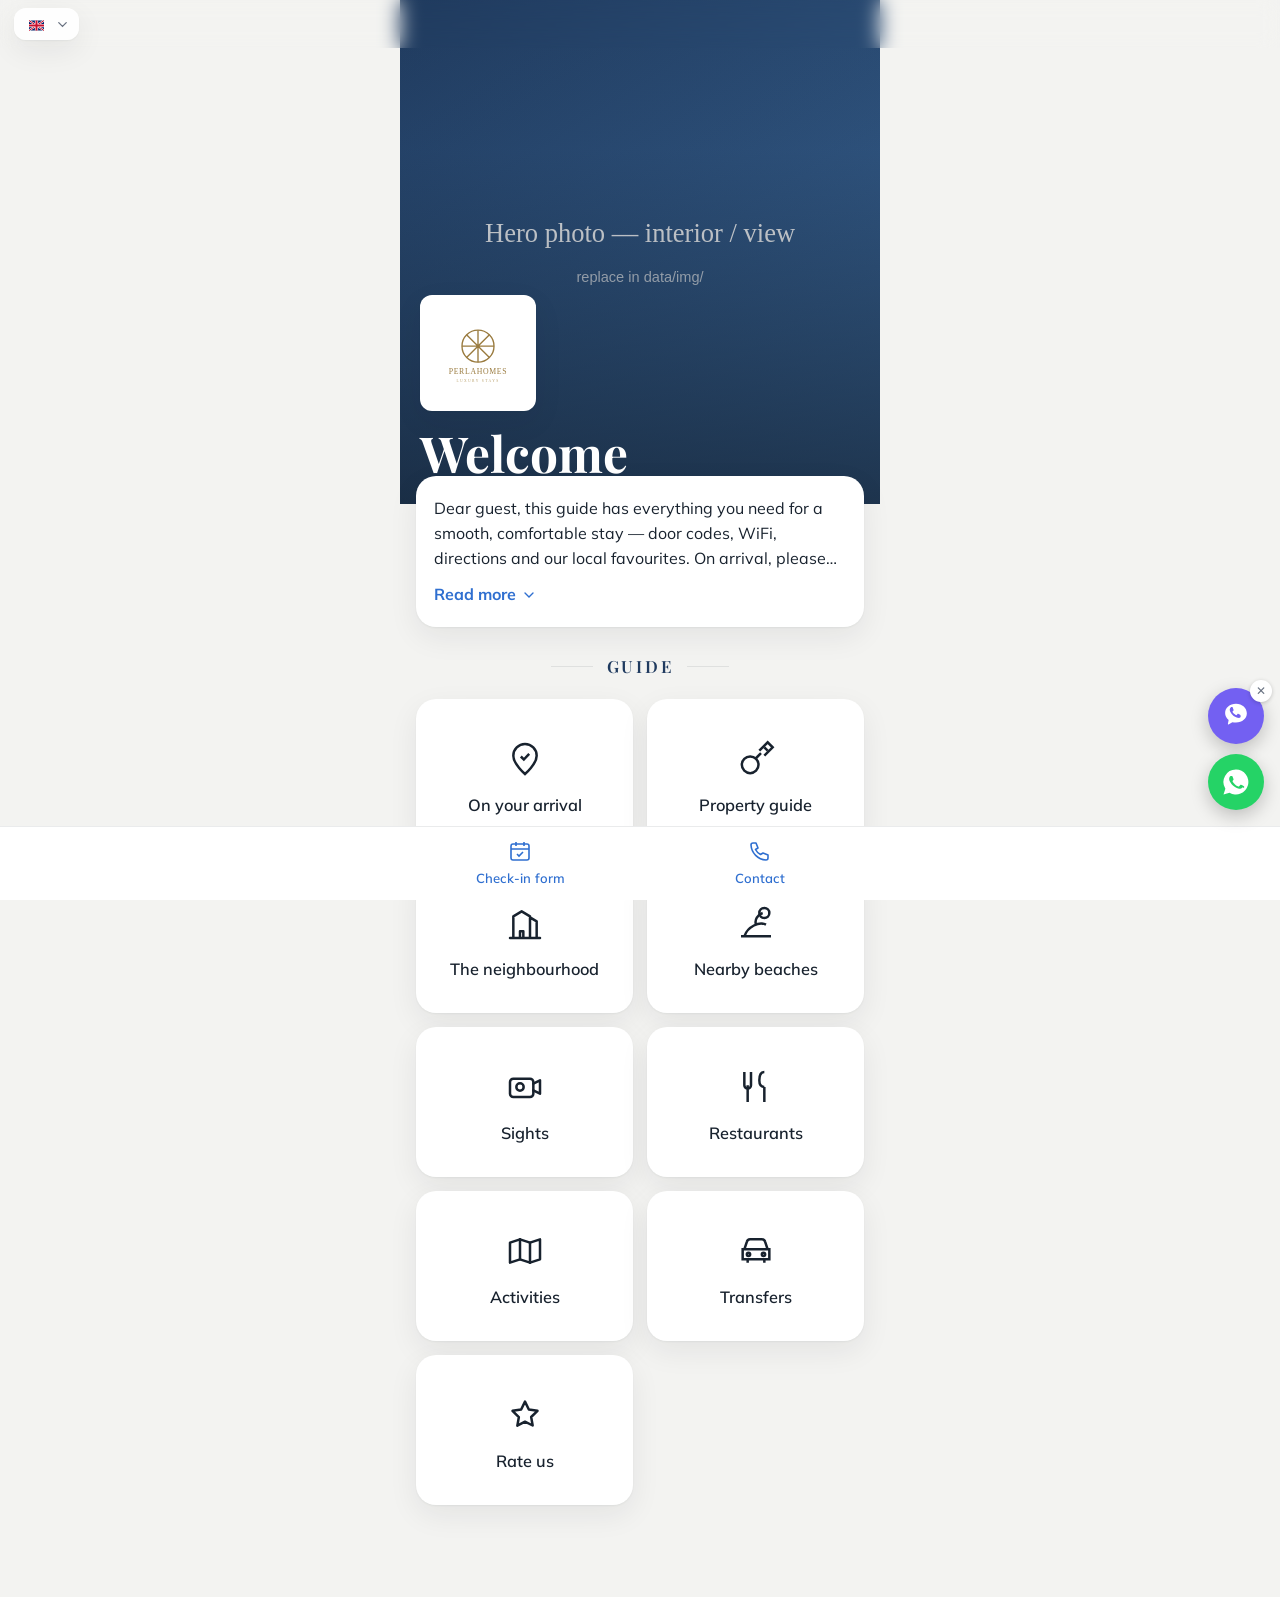
<file: mockup.html>
<!DOCTYPE html><html lang="en"><head><meta charset="UTF-8"/><meta name="viewport" content="width=device-width, initial-scale=1.0, viewport-fit=cover"/><meta name="theme-color" content="#1f3a5f"/><title>Villa Aurora · Perlahomes (mockup)</title><link href="https://fonts.googleapis.com/css2?family=Playfair+Display:wght@500;600;700&family=Mulish:wght@400;500;600;700;800&display=swap" rel="stylesheet"/><style>/* =========================================================
   Perlahomes Guest Guide — hub & spoke
   Brand theme lives in :root.
   ========================================================= */
:root {
  --bg:        #f3f3f1;
  --card:      #ffffff;
  --ink:       #18222e;
  --muted:     #687180;
  --accent:    #2f6fd0;   /* azure — icons, links, bottom bar */
  --accent-dk: #1f3a5f;   /* deep navy — headings/chrome */
  --tint:      #eaf1fb;
  --line:      rgba(24, 34, 46, 0.09);
  --shadow:    0 1px 2px rgba(24,34,46,.05), 0 10px 30px rgba(24,34,46,.07);
  --radius:    20px;
  --radius-sm: 13px;
  --maxw:      480px;
  --bar-h:     76px;
  --serif: "Playfair Display", Georgia, serif;
  --sans:  "Mulish", system-ui, sans-serif;
}
* { box-sizing: border-box; margin: 0; padding: 0; }
html { -webkit-text-size-adjust: 100%; }
body { font-family: var(--sans); color: var(--ink); background: var(--bg); line-height: 1.55; -webkit-font-smoothing: antialiased; }

#app { max-width: var(--maxw); margin: 0 auto; min-height: 100vh; background: var(--bg);
  padding-bottom: calc(var(--bar-h) + env(safe-area-inset-bottom)); }
.loading { padding: 42vh 24px; text-align: center; color: var(--muted); }

.error { padding: 16vh 28px; text-align: center; }
.error h1 { font-family: var(--serif); font-size: 1.5rem; margin-bottom: 10px; }
.error code { background: var(--tint); padding: 2px 7px; border-radius: 6px; font-size: .85em; }
.expired { max-width: var(--maxw); margin: 0 auto; min-height: 100vh; display: flex; flex-direction: column;
  align-items: center; justify-content: center; text-align: center; padding: 40px 28px; gap: 4px; }
.expired__logo { width: 110px; border-radius: 12px; margin-bottom: 18px; }
.expired h1 { font-family: var(--serif); font-weight: 700; font-size: 1.6rem; color: var(--ink); }
.expired p { color: var(--muted); font-size: 1rem; max-width: 320px; margin-top: 6px; }
.expired__btns { display: flex; flex-wrap: wrap; gap: 10px; justify-content: center; margin-top: 22px; }
.exp-btn { display: inline-flex; align-items: center; gap: 7px; text-decoration: none; font-weight: 700;
  font-size: .92rem; padding: 12px 18px; border-radius: 999px; color: #fff; }
.exp-btn svg { width: 17px; height: 17px; }
.exp-call { background: var(--accent-dk); } .exp-wa { background: #25d366; } .exp-vb { background: #7360f2; }
img { display: block; max-width: 100%; }

/* ---------- top bar (flag picker / back) ---------- */
.topbar {
  position: sticky; top: 0; z-index: 30;
  display: flex; align-items: center; gap: 10px;
  padding: calc(8px + env(safe-area-inset-top)) 14px 8px;
  background: rgba(243,243,241,.86); backdrop-filter: blur(10px);
}
.topbar.is-home { background: transparent; position: absolute; left: 0; right: 0; }
.topbar__title { flex: 1; text-align: center; font-family: var(--serif); font-weight: 600;
  font-size: 1.18rem; letter-spacing: .14em; color: var(--accent-dk); text-transform: uppercase; }
.iconbtn {
  width: 40px; height: 40px; flex: none; border: 0; cursor: pointer;
  background: rgba(255,255,255,.85); border-radius: 12px; box-shadow: var(--shadow);
  display: grid; place-items: center; color: var(--ink);
}
.is-home .iconbtn { background: rgba(255,255,255,.92); }
.iconbtn svg { width: 20px; height: 20px; }
.spacer { width: 40px; flex: none; }

/* language picker */
.lang { position: relative; }
.lang__btn {
  display: inline-flex; align-items: center; gap: 6px; cursor: pointer; border: 0;
  background: rgba(255,255,255,.9); border-radius: 12px; box-shadow: var(--shadow);
  padding: 7px 9px; font: inherit; color: var(--ink);
}
.lang__btn .flag { width: 26px; height: 18px; border-radius: 3px; overflow: hidden; flex: none; }
.lang__btn svg { width: 15px; height: 15px; color: var(--muted); }
.lang__menu {
  position: absolute; top: calc(100% + 6px); left: 0; z-index: 40;
  background: var(--card); border-radius: 12px; box-shadow: var(--shadow);
  padding: 5px; min-width: 132px; display: none;
}
.lang__menu.open { display: block; }
.lang__menu button {
  width: 100%; display: flex; align-items: center; gap: 9px; border: 0; cursor: pointer;
  background: none; font: inherit; color: var(--ink); padding: 9px 10px; border-radius: 8px; text-align: left;
}
.lang__menu button:hover { background: var(--tint); }
.lang__menu .flag { width: 24px; height: 16px; border-radius: 3px; overflow: hidden; flex: none; }

/* ---------- HOME: hero ---------- */
.hero { position: relative; min-height: 56vh; display: flex; flex-direction: column;
  justify-content: flex-end; padding: 20px 20px 26px; color: #fff; background: var(--accent-dk);
  background-size: cover; background-position: center; overflow: hidden; }
.hero::before { content: ""; position: absolute; inset: 0;
  background: linear-gradient(180deg, rgba(12,20,30,.10) 30%, rgba(12,20,30,.62) 100%); }
.hero__logo { position: relative; z-index: 2; width: 116px; height: auto; border-radius: 12px;
  background: #fff; padding: 10px; box-shadow: var(--shadow); margin-bottom: 16px; }
.hero__welcome { position: relative; z-index: 2; font-family: var(--serif); font-weight: 700;
  font-size: clamp(2.2rem, 11vw, 3.1rem); line-height: 1.02; }

/* welcome message card */
.welcome-card { margin: -28px 16px 0; position: relative; z-index: 5;
  background: var(--card); border-radius: var(--radius); box-shadow: var(--shadow); padding: 20px 18px; }
.welcome-card p { color: var(--ink); font-size: 1rem; }
.welcome-card p.clamp { display: -webkit-box; -webkit-line-clamp: 3; -webkit-box-orient: vertical; overflow: hidden; }
.readmore { margin-top: 12px; border: 0; background: none; cursor: pointer; font: inherit;
  font-weight: 700; color: var(--accent); display: inline-flex; align-items: center; gap: 5px; padding: 0; }
.readmore svg { width: 16px; height: 16px; transition: transform .2s; }
.readmore.open svg { transform: rotate(180deg); }

/* ---------- HOME: GUIDE grid ---------- */
.guide-label { text-align: center; font-family: var(--serif); font-weight: 600; letter-spacing: .16em;
  text-transform: uppercase; color: var(--accent-dk); font-size: 1.05rem; margin: 26px 0 4px;
  display: flex; align-items: center; gap: 14px; justify-content: center; }
.guide-label::before, .guide-label::after { content: ""; height: 1px; width: 42px; background: var(--line); }
.grid { display: grid; grid-template-columns: 1fr 1fr; gap: 14px; padding: 16px; }
.tile { background: var(--card); border: 0; cursor: pointer; border-radius: var(--radius);
  box-shadow: var(--shadow); padding: 26px 14px 20px; display: flex; flex-direction: column;
  align-items: center; gap: 16px; font: inherit; color: var(--ink); min-height: 150px;
  justify-content: center; transition: transform .06s; text-decoration: none; }
.tile:active { transform: scale(.98); }
.tile svg { width: 40px; height: 40px; stroke-width: 1.5; color: var(--ink); }
.tile span { font-size: 1.02rem; font-weight: 600; text-align: center; line-height: 1.25; }

/* ---------- CATEGORY page ---------- */
.page-title { font-family: var(--serif); font-weight: 700; text-transform: uppercase;
  font-size: clamp(1.7rem, 7.5vw, 2.3rem); line-height: 1.08; color: var(--ink);
  padding: 8px 18px 4px; letter-spacing: .01em; }
.group-label { font-family: var(--serif); font-weight: 600; text-transform: uppercase;
  letter-spacing: .12em; color: var(--ink); font-size: 1.16rem; padding: 22px 18px 2px; }
.page-intro { color: var(--ink); font-size: 1rem; line-height: 1.5; padding: 2px 18px 6px; opacity: .9; }
.cards { padding: 14px 16px 4px; display: flex; flex-direction: column; gap: 18px; }
.card { background: var(--card); border-radius: var(--radius); box-shadow: var(--shadow); overflow: hidden; }
.card--tap { cursor: pointer; transition: transform .06s; }
.card--tap:active { transform: scale(.992); }
.card__imgwrap { position: relative; }
.card__expand { position: absolute; top: 10px; right: 10px; width: 32px; height: 32px; border-radius: 9px;
  background: rgba(24,34,46,.55); color: #fff; display: grid; place-items: center; backdrop-filter: blur(4px); }
.card__expand svg { width: 16px; height: 16px; }
.card__multi { position: absolute; left: 10px; bottom: 10px; background: rgba(24,34,46,.78); color: #fff;
  font-size: .76rem; font-weight: 700; padding: 3px 9px; border-radius: 999px; display: inline-flex;
  align-items: center; gap: 4px; }
.card__multi::before { content: "▦"; font-size: .8em; }
.distpill { display: inline-flex; align-items: center; gap: 4px; margin-bottom: 8px;
  background: var(--tint); color: var(--accent-dk); font-size: .76rem; font-weight: 700;
  padding: 4px 10px; border-radius: 999px; }
.distpill svg { width: 13px; height: 13px; }
.checklist { list-style: none; margin: 12px 0 0; padding: 0; display: flex; flex-direction: column; gap: 2px; }
.checklist li { margin: 0; }
.chk { display: flex; align-items: flex-start; gap: 12px; width: 100%; text-align: left; background: none;
  border: 0; cursor: pointer; padding: 9px 6px; font: inherit; color: var(--ink); border-radius: 10px; }
.chk:hover { background: var(--tint); }
.chk .box { flex: none; width: 22px; height: 22px; border: 2px solid var(--accent); border-radius: 6px;
  display: grid; place-items: center; margin-top: 1px; transition: background .12s, border-color .12s; }
.chk .box::after { content: ""; width: 11px; height: 6px; border-left: 2.5px solid #fff; border-bottom: 2.5px solid #fff;
  transform: rotate(-45deg) translateY(-1px); opacity: 0; transition: opacity .12s; }
.chk.done .box { background: var(--accent); border-color: var(--accent); }
.chk.done .box::after { opacity: 1; }
.chk__t { font-size: 1rem; line-height: 1.4; font-weight: 500; }
.chk.done .chk__t { text-decoration: line-through; color: var(--muted); }
.card__img { width: 100%; aspect-ratio: 16 / 10; object-fit: cover; background: var(--tint); }
.card__pad { padding: 16px 18px 19px; }
.card__title { font-weight: 700; font-size: 1.16rem; color: var(--ink); margin-bottom: 7px; }
.card__body { color: var(--ink); font-size: .98rem; }
.card__body--clamp { display: -webkit-box; -webkit-line-clamp: 2; -webkit-box-orient: vertical; overflow: hidden; }

/* ---------- swipeable detail ---------- */
.detail { position: fixed; top: 0; bottom: 0; left: 50%; transform: translateX(-50%);
  width: 100%; max-width: var(--maxw); z-index: 50; background: var(--bg);
  display: flex; flex-direction: column; }
.detail__bar { display: flex; align-items: center; gap: 10px;
  padding: calc(8px + env(safe-area-inset-top)) 14px 8px; }
.detail__count { flex: 1; text-align: center; font-weight: 700; color: var(--muted); font-size: .92rem;
  font-variant-numeric: tabular-nums; }
.swiper { flex: 1; display: flex; overflow-x: auto; overflow-y: hidden;
  scroll-snap-type: x mandatory; -webkit-overflow-scrolling: touch; scrollbar-width: none; }
.swiper::-webkit-scrollbar { display: none; }
.slide { flex: 0 0 86%; scroll-snap-align: center; overflow-y: auto; padding: 4px 7px calc(20px + env(safe-area-inset-bottom)); }
.slide__card { background: var(--card); border-radius: var(--radius); box-shadow: var(--shadow); overflow: hidden; }
.slide__img { width: 100%; aspect-ratio: 4 / 3; object-fit: cover; background: var(--tint); }
.slide__pad { padding: 18px 18px 22px; }
.slide__title { font-family: var(--serif); font-weight: 700; font-size: 1.5rem; color: var(--ink); margin-bottom: 10px; }
.slide__body { color: var(--ink); font-size: 1.02rem; }
.navarrow { position: absolute; top: 46%; transform: translateY(-50%); z-index: 2;
  width: 42px; height: 42px; border: 0; cursor: pointer; border-radius: 50%;
  background: var(--card); box-shadow: var(--shadow); color: var(--ink); display: grid; place-items: center; }
.navarrow svg { width: 20px; height: 20px; }
.navarrow--l { left: 8px; } .navarrow--r { right: 8px; }
@media (hover: none) { .navarrow { display: none; } }  /* touch devices swipe instead */

/* position indicator: dots for few cards, a progress bar for many */
.dots { display: flex; gap: 7px; justify-content: center; flex-wrap: wrap;
  padding: 12px 16px calc(14px + env(safe-area-inset-bottom)); }
.dot { width: 7px; height: 7px; border-radius: 50%; border: 0; padding: 0; cursor: pointer;
  background: #cdd3da; transition: width .2s, background .2s; }
.dot.active { background: var(--accent); width: 20px; border-radius: 4px; }
.swbar { height: 4px; margin: 14px 18px calc(16px + env(safe-area-inset-bottom));
  background: #e3e6ea; border-radius: 2px; overflow: hidden; }
.swbar__fill { display: block; height: 100%; width: 0; background: var(--accent); border-radius: 2px; transition: width .12s linear; }

/* one-time swipe hint */
.swipehint { position: absolute; left: 50%; bottom: 70px; transform: translateX(-50%); z-index: 3;
  background: rgba(24,34,46,.86); color: #fff; font-weight: 600; font-size: .85rem;
  padding: 9px 15px; border-radius: 999px; display: flex; align-items: center; gap: 8px;
  pointer-events: none; opacity: 1; transition: opacity .45s; }
.swipehint.hide { opacity: 0; }
.swipehint svg { width: 18px; height: 18px; animation: swipenudge 1.3s ease-in-out infinite; }
@keyframes swipenudge { 0%,100% { transform: translateX(-3px); } 50% { transform: translateX(3px); } }
@media (prefers-reduced-motion: reduce) { .swipehint svg { animation: none; } }

/* code chip */
.codebox { margin-top: 14px; display: inline-flex; align-items: center; gap: 12px; cursor: pointer;
  background: var(--tint); border: 0; border-radius: var(--radius-sm); padding: 11px 13px; font: inherit; color: inherit; }
.codebox__l { font-size: .74rem; color: var(--accent-dk); font-weight: 700; text-transform: uppercase; letter-spacing: .05em; display: block; }
.codebox__v { font-size: 1.4rem; font-weight: 800; letter-spacing: .05em; color: var(--accent-dk); font-variant-numeric: tabular-nums; }
.codebox__c { margin-left: 4px; display: inline-flex; color: var(--accent); }
.codebox__c svg { width: 18px; height: 18px; }

/* wifi pair */
.wifirow { margin-top: 14px; display: grid; grid-template-columns: 1fr 1fr; gap: 9px; }
.wifirow .codebox { width: 100%; justify-content: space-between; gap: 8px; margin: 0; }
.wifirow .codebox__v { font-size: 1.04rem; word-break: break-all; }
@media (max-width: 360px) { .wifirow { grid-template-columns: 1fr; } }

/* map button */
.mapbtn { display: inline-flex; align-items: center; gap: 8px; margin-top: 14px; text-decoration: none;
  background: #fff; color: var(--ink); font-weight: 700; font-size: .9rem; padding: 10px 15px 10px 12px;
  border-radius: 999px; border: 1px solid var(--line); box-shadow: 0 2px 8px rgba(24,34,46,.10);
  transition: transform .06s, box-shadow .15s; }
.mapbtn:hover { box-shadow: 0 4px 14px rgba(24,34,46,.16); }
.mapbtn:active { transform: scale(.98); }
.mapbtn svg { width: 18px; height: 18px; color: #ea4335; flex: none; }

/* ---------- bottom bar ---------- */
.bar { position: fixed; left: 0; right: 0; bottom: 0; z-index: 25; background: var(--card);
  border-top: 1px solid var(--line); display: flex; justify-content: center;
  padding-bottom: env(safe-area-inset-bottom); }
.bar__inner { display: flex; width: 100%; max-width: var(--maxw); }
.bar a { flex: 1; text-decoration: none; display: flex; flex-direction: column; align-items: center;
  gap: 5px; padding: 12px 8px; color: var(--accent); font-weight: 600; font-size: .82rem; text-align: center; }
.bar a svg { width: 24px; height: 24px; stroke-width: 1.6; }

/* ---------- floating WhatsApp ---------- */
/* ---------- floating contact buttons (Viber + WhatsApp) ---------- */
.fabs { position: fixed; right: 16px; bottom: calc(var(--bar-h) + 14px + env(safe-area-inset-bottom));
  z-index: 26; display: flex; flex-direction: column; gap: 10px; align-items: center; }
.fab { width: 56px; height: 56px; border-radius: 50%; display: grid; place-items: center;
  text-decoration: none; box-shadow: 0 6px 18px rgba(0,0,0,.22); }
.fab svg { width: 30px; height: 30px; color: #fff; }
.fab--wa { background: #25d366; }
.fab--viber { background: #7360f2; }
.fab__x { position: absolute; top: -8px; right: -8px; width: 22px; height: 22px; border-radius: 50%;
  background: #fff; box-shadow: 0 1px 4px rgba(0,0,0,.2); border: 0; cursor: pointer; color: var(--muted);
  display: grid; place-items: center; font-size: 12px; line-height: 1; z-index: 2; }
.fabs.hidden { display: none; }

/* ---------- a11y / motion ---------- */
:focus-visible { outline: 3px solid var(--accent); outline-offset: 2px; border-radius: 8px; }
@media (prefers-reduced-motion: reduce) { * { transition: none !important; } }

/* ---------- toast ---------- */
.toast { position: fixed; left: 50%; bottom: calc(var(--bar-h) + 26px + env(safe-area-inset-bottom));
  z-index: 40; background: var(--ink); color: #fff; font-weight: 600; font-size: .88rem;
  padding: 11px 18px; border-radius: 999px; box-shadow: var(--shadow);
  opacity: 0; pointer-events: none; transition: opacity .2s, transform .2s; transform: translateX(-50%) translateY(12px); }
.toast.show { opacity: 1; transform: translateX(-50%) translateY(0); }
</style></head><body><main id="app"><div class="loading">Loading…</div></main><div id="toast" class="toast"></div><script>window.__PERLA_DATA = {
  "meta": {
    "name": "Villa Aurora",
    "brandLogo": "[data-uri]",
    "welcomeTitle": {
      "en": "Welcome",
      "el": "Καλώς ήρθατε"
    },
    "welcomeMessage": {
      "en": "Dear guest, this guide has everything you need for a smooth, comfortable stay — door codes, WiFi, directions and our local favourites. On arrival, please fill in the online check-in form. We hope you have a wonderful time.",
      "el": "Αγαπητέ επισκέπτη, σε αυτόν τον οδηγό θα βρείτε ό,τι χρειάζεστε για μια άνετη διαμονή — κωδικούς, WiFi, οδηγίες και τοπικές προτάσεις. Κατά την άφιξή σας, συμπληρώστε την online φόρμα check-in. Καλή διαμονή!"
    },
    "languages": [
      "en",
      "el"
    ],
    "heroImage": "[data-uri]"
  },
  "contact": {
    "phone": "+306906134633",
    "whatsapp": "+306906134633",
    "viber": "+306906134633"
  },
  "actions": [
    {
      "icon": "checkin",
      "label": {
        "en": "Check-in form",
        "el": "Φόρμα Check-in"
      },
      "url": "https://forms.gle/your-checkin-form"
    },
    {
      "icon": "phone",
      "label": {
        "en": "Contact",
        "el": "Επικοινωνία"
      },
      "url": "tel:+306906134633"
    }
  ],
  "sections": [
    {
      "id": "arrival",
      "icon": "arrival",
      "title": {
        "en": "On your arrival",
        "el": "Κατά την άφιξή σας"
      },
      "cards": [
        {
          "image": "[data-uri]",
          "title": {
            "en": "Location",
            "el": "Τοποθεσία"
          },
          "body": {
            "en": "If you are arriving with your own transport, tap below to see our location on the map.",
            "el": "Εάν έρχεστε με δικό σας μεταφορικό μέσο, πατήστε για δείτε την τοποθεσία μας στον χάρτη."
          },
          "mapUrl": "https://maps.google.com/?q=Poros+Greece",
          "mapLabel": {
            "en": "Open in Maps",
            "el": "Άνοιγμα στον χάρτη"
          }
        },
        {
          "image": "[data-uri]",
          "title": {
            "en": "The building",
            "el": "Το κτίριο"
          },
          "body": {
            "en": "When you arrive, you'll see this building / entrance — look for it to find us.",
            "el": "Όταν φτάσετε, θα δείτε αυτό το κτίριο / είσοδο — αναζητήστε το για να μας βρείτε."
          }
        },
        {
          "image": "[data-uri]",
          "title": {
            "en": "Garage door",
            "el": "Πόρτα γκαράζ"
          },
          "body": {
            "en": "Use the code below to open the garage door. (Replace with the exact instructions.)",
            "el": "Χρησιμοποιήστε τον κωδικό παρακάτω για να ανοίξετε την πόρτα του γκαράζ. (Αντικαταστήστε με τις ακριβείς οδηγίες.)"
          },
          "code": "0000",
          "image2": "[data-uri]"
        },
        {
          "image": "[data-uri]",
          "title": {
            "en": "Parking",
            "el": "Πάρκινγκ"
          },
          "body": {
            "en": "Parking is free on the street, so you can park wherever suits you. If there is no space in front of the property, you can park on the parallel street at the rear.",
            "el": "Το πάρκινγκ είναι ελεύθερο στον δρόμο, οπότε μπορείτε να παρκάρετε όπου σας βολεύει. Αν δεν βρείτε θέση μπροστά από το κατάλυμα, μπορείτε να παρκάρετε στον παράλληλο δρόμο από την πίσω πλευρά."
          }
        },
        {
          "image": "[data-uri]",
          "title": {
            "en": "Key locker",
            "el": "Key locker"
          },
          "body": {
            "en": "Find the keys in the locker shown in the photo. The code will be sent to you before arrival.",
            "el": "Βρείτε τα κλειδιά στο locker της φωτογραφίας. Θα σας σταλεί ο κωδικός πριν την άφιξη."
          }
        },
        {
          "image": "[data-uri]",
          "title": {
            "en": "Car rental",
            "el": "Ενοικίαση αυτοκινήτου"
          },
          "body": {
            "en": "We arrange car rental to suit your needs. Once you choose the car you want, you can pick it up as soon as you land at the airport.",
            "el": "Κανονίζουμε την ενοικίαση σύμφωνα με τις ανάγκες σας. Αφού επιλέξετε το αυτοκίνητο που επιθυμείτε, θα μπορείτε να το παραλάβετε αμέσως μόλις προσγειωθείτε στο αεροδρόμιο."
          }
        },
        {
          "image": "[data-uri]",
          "title": {
            "en": "Contact",
            "el": "Επικοινωνία"
          },
          "body": {
            "en": "For anything you need, you can reach us daily from 07:00 to 23:00 at 0030 690 613 46 33, or send us a WhatsApp message using the button at the bottom of the page.",
            "el": "Για οτιδήποτε χρειαστείτε, μπορείτε να επικοινωνείτε καθημερινά από τις 07:00 έως τις 23:00 στο 0030 690 613 46 33 ή, εναλλακτικά, να μας στείλετε μήνυμα μέσω WhatsApp πατώντας το αντίστοιχο κουμπί στο κάτω μέρος της σελίδας."
          }
        },
        {
          "image": "[data-uri]",
          "title": {
            "en": "Arrival time",
            "el": "Ώρα άφιξης"
          },
          "body": {
            "en": "We recommend letting us know your estimated arrival time so we can serve you better.",
            "el": "Σας προτείνουμε να μας ενημερώσετε για την εκτιμώμενη ώρα άφιξής σας ώστε να σας εξυπηρετήσουμε καλύτερα."
          }
        },
        {
          "image": "[data-uri]",
          "title": {
            "en": "Check-in after 15:00",
            "el": "Check-in μετά τις 15:00"
          },
          "body": {
            "en": "We welcome you in person. Early check-in is possible upon arrangement and availability.",
            "el": "Σας υποδεχόμαστε εμείς | Υπάρχει η δυνατότητα για early check-in κατόπιν συνεννόησης και διαθεσιμότητας."
          }
        },
        {
          "image": "[data-uri]",
          "title": {
            "en": "Early check-in",
            "el": "Early check-in"
          },
          "body": {
            "en": "Early check-in is possible, depending on availability at the time of your arrival.",
            "el": "Υπάρχει δυνατότητα για early check-in, ανάλογα με τη διαθεσιμότητα τη στιγμή της άφιξής σας."
          }
        },
        {
          "image": "[data-uri]",
          "title": {
            "en": "Luggage storage",
            "el": "Αποθήκευση αποσκευών"
          },
          "body": {
            "en": "If you arrive earlier than your scheduled check-in time, you can leave your luggage with us until the room is ready. The same option is available after check-out.",
            "el": "Σε περίπτωση που φτάσετε νωρίτερα από την προγραμματισμένη ώρα check-in, μπορείτε να αφήσετε τις αποσκευές σας για φύλαξη μέχρι να είναι έτοιμο το δωμάτιο. Αντίστοιχα, παρέχεται η ίδια δυνατότητα και μετά το check-out."
          }
        }
      ]
    },
    {
      "id": "property",
      "icon": "property",
      "title": {
        "en": "Property guide",
        "el": "Οδηγός σπιτιού"
      },
      "groups": [
        {
          "label": {
            "en": "Useful information",
            "el": "Χρήσιμες πληροφορίες"
          },
          "cards": [
            {
              "image": "[data-uri]",
              "title": {
                "en": "Wi-Fi",
                "el": "Wi-Fi"
              },
              "wifi": {
                "network": "Archipelagos",
                "password": "123456789"
              }
            },
            {
              "image": "[data-uri]",
              "title": {
                "en": "Air conditioning",
                "el": "Κλιματισμός"
              },
              "body": {
                "en": "For the villa to cool properly, all doors and windows must be closed. The A/C is controlled centrally from the panel next to the main entrance. The ideal temperature to avoid catching a cold while you sleep is 25 °C.",
                "el": "Για τον σωστό κλιματισμό της βίλας θα πρέπει όλα οι πόρτες και τα παράθυρα να είναι κλειστά. Ο κλιματισμός ελέγχεται κεντρικά από το πάνελ δίπλα στην κεντρική είσοδο. Η ιδανική θερμοκρασία για την αποφυγή κρυολογήματος όταν κοιμάστε είναι 25 °C."
              }
            },
            {
              "image": "[data-uri]",
              "title": {
                "en": "Coffee machine",
                "el": "Καφετιέρα"
              },
              "body": {
                "en": "Filter / Nespresso (see more)",
                "el": "Filter / Nespresso (δείτε περισσότερα)"
              }
            },
            {
              "image": "[data-uri]",
              "title": {
                "en": "BBQ Charcoal/Gas",
                "el": "BBQ Charcoal/Gas"
              },
              "body": {
                "en": "Open the lid first, then the gas bottle. Light the burner with the switch and adjust the temperature with the control knobs. After cooking, close the bottle first and then the burners. Always use the BBQ outdoors in a well-ventilated area and never leave it unattended.",
                "el": "Ανοίξτε πρώτα το καπάκι και στη συνέχεια τη φιάλη αερίου. Ανάψτε τον καυστήρα από τον διακόπτη και ρυθμίστε τη θερμοκρασία με τα κουμπιά ελέγχου. Μετά το ψήσιμο, κλείστε πρώτα τη φιάλη και έπειτα τους καυστήρες. Χρησιμοποιείτε πάντα το BBQ σε εξωτερικό χώρο με καλό αερισμό και μην το αφήνετε χωρίς επίβλεψη."
              }
            },
            {
              "image": "[data-uri]",
              "title": {
                "en": "Gym equipment",
                "el": "Όργανα γυμναστηρίου"
              },
              "body": {
                "en": "The gym in the yard shed includes the basic exercise equipment. Please return the equipment to its place after use.",
                "el": "Το γυμναστήριο στο υπόστεγο της αυλής περιλαμβάνει τα βασικά όργανα γυμναστικής. Παρακαλούμε, μετά την χρήση των οργάνων τοποθετήστε τα στην θέση τους."
              }
            },
            {
              "image": "[data-uri]",
              "title": {
                "en": "Cleaning service",
                "el": "Υπηρεσία καθαριότητας"
              },
              "body": {
                "en": "Cleaning services are provided on request and at an extra charge.",
                "el": "Οι υπηρεσίες καθαριότητας πραγματοποιούνται κατόπιν αιτήματός σας και με επιπλέον χρέωση."
              }
            },
            {
              "image": "[data-uri]",
              "title": {
                "en": "Contact us",
                "el": "Επικοινωνήστε μαζί μας"
              },
              "body": {
                "en": "For anything you need, you can reach us daily from 07:00 to 23:00 at 0030 690 613 46 33, or send us a WhatsApp message using the button at the bottom of the page.",
                "el": "Για οτιδήποτε χρειαστείτε, μπορείτε να επικοινωνείτε καθημερινά από τις 07:00 έως τις 23:00 στο 0030 690 613 46 33 ή, εναλλακτικά, να μας στείλετε μήνυμα μέσω WhatsApp πατώντας το αντίστοιχο κουμπί στο κάτω μέρος της σελίδας."
              }
            },
            {
              "image": "[data-uri]",
              "title": {
                "en": "Tap water",
                "el": "Νερό βρύσης"
              },
              "body": {
                "en": "Tap water is not recommended for drinking. However, it is suitable for cooking, as well as for bathing and personal hygiene.",
                "el": "Το νερό της βρύσης δεν συνιστάται για πόση. Ωστόσο, είναι κατάλληλο για μαγείρεμα, καθώς και για μπάνιο και προσωπική υγιεινή."
              }
            },
            {
              "image": "[data-uri]",
              "title": {
                "en": "Hot water",
                "el": "Ζεστό νερό"
              },
              "body": {
                "en": "Available 24/7 from the solar water heater. On cloudy days, flip the switch shown in the photo. IMPORTANT! AFTER 20 MINUTES TURN IT BACK TO THE OFF POSITION.",
                "el": "Όλο το 24ωρο από ηλιακό θερμοσίφωνα. Σε περίπτωση συνεφιάς σηκώστε τον διακόπτη της φωτογραφίας. ΣΗΜΑΝΤΙΚΟ! ΜΕΤΑ ΑΠΟ 20' ΞΑΝΑΓΥΡΙΣΤΕ ΤΟΝ ΣΤΗΝ ΘΕΣΗ OFF"
              }
            },
            {
              "image": "[data-uri]",
              "title": {
                "en": "Board games",
                "el": "Επιτραπέζια παιχνίδια"
              },
              "body": {
                "en": "You will find board games for the whole family in the living room cabinet.",
                "el": "Θα βρείτε επιτραπέζια παιχνίδια για όλη την οικογένεια στο ντουλάπι του σαλονιού."
              }
            },
            {
              "image": "[data-uri]",
              "title": {
                "en": "Backup power",
                "el": "Εφεδρική τροφοδοσία"
              },
              "body": {
                "en": "In the event of a power cut, the system powers the house automatically, with autonomy of about two hours.",
                "el": "Σε περίπτωση διακοπής ρεύματος, το σύστημα τροφοδοτεί το σπίτι αυτόματα, με αυτονομία περίπου δύο ωρών."
              }
            },
            {
              "title": {
                "en": "Check-out",
                "el": "Αναχώρηση"
              },
              "body": {
                "en": "Check-out is by 11:00. A quick checklist before you go:",
                "el": "Η αναχώρηση είναι έως τις 11:00. Μια γρήγορη λίστα πριν φύγετε:"
              },
              "checklist": [
                {
                  "en": "Close all windows",
                  "el": "Κλείστε όλα τα παράθυρα"
                },
                {
                  "en": "Turn off the lights & A/C",
                  "el": "Σβήστε τα φώτα & το A/C"
                },
                {
                  "en": "Leave the keys on the table",
                  "el": "Αφήστε τα κλειδιά στο τραπέζι"
                },
                {
                  "en": "Lock the door",
                  "el": "Κλειδώστε την πόρτα"
                },
                {
                  "en": "Have a safe trip!",
                  "el": "Καλή επιστροφή!"
                }
              ]
            }
          ]
        },
        {
          "label": {
            "en": "Rules",
            "el": "Κανονισμοί"
          },
          "cards": [
            {
              "image": "[data-uri]",
              "title": {
                "en": "Check-out",
                "el": "Check-out"
              },
              "body": {
                "en": "For the smooth running of the property, please complete check-out by 11:00 am. | Late check-out — at an extra charge — subject to availability.",
                "el": "Για την ομαλή λειτουργία του καταλύματος παρακαλούμε το check out να έχει πραγματοποιηθεί ως τις 11:00 πμ. | Late check-out - Με επιπλέον χρέωση - κατόπιν διαθεσιμότητας"
              }
            },
            {
              "image": "[data-uri]",
              "title": {
                "en": "Garbage",
                "el": "Σκουπίδια"
              },
              "body": {
                "en": "Please leave your rubbish in the bins outside the property. Recycling bins are next to them.",
                "el": "Παρακαλούμε αφήνετε τα σκουπίδια στους κάδους έξω από το κατάλυμα. Οι κάδοι ανακύκλωσης βρίσκονται δίπλα."
              }
            },
            {
              "image": "[data-uri]",
              "title": {
                "en": "Parties",
                "el": "Διοργάνωση πάρτι"
              },
              "body": {
                "en": "Parties are not allowed at this property.",
                "el": "Απαγορεύεται η διοργάνωση πάρτι σε αυτό το κατάλυμα."
              }
            },
            {
              "image": "[data-uri]",
              "title": {
                "en": "Pool",
                "el": "Πισίνα"
              },
              "body": {
                "en": "See the rules.",
                "el": "Δείτε τους κανονισμούς"
              }
            },
            {
              "image": "[data-uri]",
              "title": {
                "en": "Pool cushions",
                "el": "Μαξιλάρια πισίνας"
              },
              "body": {
                "en": "Please place all pool cushions in the veranda shed in case of rain.",
                "el": "Παρακαλούμε τοποθετήστε όλα τα μαξιλάρια της πισίνας στο υπόστεγο της βεράντας σε περίπτωση βροχής."
              }
            },
            {
              "image": "[data-uri]",
              "title": {
                "en": "Smoking",
                "el": "Κάπνισμα"
              },
              "body": {
                "en": "Not allowed inside the house.",
                "el": "Απαγορεύεται εντός τις οικείας."
              }
            },
            {
              "image": "[data-uri]",
              "title": {
                "en": "Lighting",
                "el": "Φωτισμός"
              },
              "body": {
                "en": "Please switch off the outdoor and decorative lights when you go to sleep or leave the house.",
                "el": "Παρακαλούμε σβήνετε τα εξωτερικά και διακοσμητικά φώτα όταν κοιμάστε ή φεύγετε από το σπίτι."
              }
            }
          ]
        }
      ]
    },
    {
      "id": "neighbourhood",
      "icon": "neighbourhood",
      "title": {
        "en": "The neighbourhood",
        "el": "Η γειτονιά"
      },
      "intro": {
        "en": "Our area is close to Nafplio, and you'll find everything you need for daily essentials a short distance away.",
        "el": "Η περιοχή μας βρίσκεται κοντά στο Ναύπλιο και θα βρείτε ότι χρειαστείτε από είδη πρώτης ανάγκης σε κοντινή απόσταση."
      },
      "cards": [
        {
          "image": "[data-uri]",
          "title": {
            "en": "Mini market",
            "el": "Μίνι μάρκετ"
          },
          "body": {
            "en": "For essentials, visit the mini market in the village square, about 2 minutes by car. It has basic products, tobacco and some greengrocer items.",
            "el": "Για είδη πρώτης ανάγκης μπορείτε να επισκεφθείτε το μίνι μάρκετ στην πλατεία του χωριού, περίπου 2 λεπτά με το αυτοκίνητο. Διαθέτει βασικά προϊόντα, είδη καπνού και ορισμένα είδη μαναβικής."
          }
        },
        {
          "image": "[data-uri]",
          "title": {
            "en": "Pharmacy",
            "el": "Φαρμακείο"
          },
          "body": {
            "en": "The nearest pharmacy is in the village, about a 5-minute drive. Ask us about the on-duty pharmacy at night.",
            "el": "Το πλησιέστερο φαρμακείο βρίσκεται στο χωριό, περίπου 5 λεπτά με το αυτοκίνητο. Ρωτήστε μας για το εφημερεύον φαρμακείο τη νύχτα."
          }
        }
      ]
    },
    {
      "id": "beaches",
      "icon": "beaches",
      "title": {
        "en": "Nearby beaches",
        "el": "Κοντινές παραλίες"
      },
      "cards": [
        {
          "image": "[data-uri]",
          "title": {
            "en": "Ritsa Beach",
            "el": "Παραλία Ρίτσα"
          },
          "body": {
            "en": "Pebble beach, calm water, shade in the morning. A 4-minute walk away.",
            "el": "Παραλία με βότσαλα, ήρεμα νερά, σκιά το πρωί. 4 λεπτά με τα πόδια."
          },
          "mapUrl": "https://maps.google.com/?q=beach+Poros",
          "mapLabel": {
            "en": "Open in Maps",
            "el": "Άνοιγμα στον χάρτη"
          }
        }
      ]
    },
    {
      "id": "sights",
      "icon": "sights",
      "title": {
        "en": "Sights",
        "el": "Αξιοθέατα"
      },
      "intro": {
        "en": "The Nafplio area, and Argolida as a whole, has unique sights including three UNESCO monuments. We've put together a guide to the best of what's worth visiting.",
        "el": "Η περιοχή του Ναυπλίου, και συνολικά η Αργολίδα, διαθέτει μοναδικά αξιοθέατα συμπεριλαμβανομένων τριών μνημείων UNESCO. Δημιουργήσαμε έναν οδηγό με τα καλύτερα που αξίζει να επισκεφτείτε."
      },
      "groups": [
        {
          "label": {
            "en": "Sights of Nafplio",
            "el": "Αξιοθέατα Ναυπλίου"
          },
          "cards": [
            {
              "image": "[data-uri]",
              "title": {
                "en": "Palamidi Fortress",
                "el": "Φρούριο Παλαμήδι"
              },
              "body": {
                "en": "The most beautiful castle in Greece.",
                "el": "Το ομορφότερο κάστρο της Ελλάδας"
              },
              "mapUrl": "https://maps.google.com/?q=Palamidi+Nafplio",
              "mapLabel": {
                "en": "Open in Maps",
                "el": "Άνοιγμα στον χάρτη"
              }
            },
            {
              "image": "[data-uri]",
              "title": {
                "en": "Nafplio Old Town",
                "el": "Παλιά Πόλη Ναυπλίου"
              },
              "body": {
                "en": "Wander the marble alleys, Syntagma Square and the seafront — ideal at sunset.",
                "el": "Περπατήστε στα μαρμάρινα σοκάκια, την πλατεία Συντάγματος και την παραλία — ιδανικά το ηλιοβασίλεμα."
              },
              "mapUrl": "https://maps.google.com/?q=Nafplio+Old+Town",
              "mapLabel": {
                "en": "Open in Maps",
                "el": "Άνοιγμα στον χάρτη"
              }
            }
          ]
        }
      ]
    },
    {
      "id": "restaurants",
      "icon": "restaurants",
      "title": {
        "en": "Restaurants",
        "el": "Εστιατόρια"
      },
      "cards": [
        {
          "image": "[data-uri]",
          "title": {
            "en": "Lola Taverna",
            "el": "Ταβέρνα Λόλα"
          },
          "body": {
            "en": "Family-run taverna by the sea. Order the grilled octopus.",
            "el": "Οικογενειακή ταβέρνα δίπλα στη θάλασσα. Δοκιμάστε το χταπόδι σχάρας."
          },
          "mapUrl": "https://maps.google.com/?q=taverna+Poros",
          "mapLabel": {
            "en": "Open in Maps",
            "el": "Άνοιγμα στον χάρτη"
          }
        }
      ]
    },
    {
      "id": "activities",
      "icon": "activities",
      "title": {
        "en": "Activities",
        "el": "Δραστηριότητες"
      },
      "intro": {
        "en": "In our area you can do plenty of activities and discover its beautiful nature and cultural wealth. We've selected reliable, excellent partners and recommend them to you.",
        "el": "Στην περιοχή μας μπορείτε να κάνετε αρκετές δραστηριότητες και να ανακαλύψετε την όμορφη φύση αλλά και τον πολιτιστικό της πλούτο. Επιλέξαμε για εσάς και σας προτείνουμε αξιόπιστους και εξαιρετικούς συνεργάτες."
      },
      "cards": [
        {
          "image": "[data-uri]",
          "title": {
            "en": "Day cruise — Hydra & Spetses",
            "el": "Μονοήμερη κρουαζιέρα Ύδρα & Σπέτσες"
          },
          "body": {
            "en": "Departure is early in the morning. We handle the ticket booking — contact us.",
            "el": "Η αναχώρηση γίνεται νωρίς το πρωί | Αναλαμβάνουμε την κράτηση εισιτηρίων, επικοινωνήστε μαζί μας."
          }
        },
        {
          "image": "[data-uri]",
          "title": {
            "en": "Sailing — Private cruises in the Argolic Gulf",
            "el": "Sailing - Ιδιωτικές κρουαζιέρες στον Αργολικό"
          },
          "body": {
            "en": "For information and bookings, contact us.",
            "el": "Για πληροφορίες / κρατήσεις επικοινωνήστε μαζί μας."
          }
        },
        {
          "image": "[data-uri]",
          "title": {
            "en": "Tolo Fishing Trips",
            "el": "Tolo Fishing Trips"
          },
          "body": {
            "en": "For information and bookings, contact us.",
            "el": "Για πληροφορίες / κρατήσεις επικοινωνήστε μαζί μας."
          }
        }
      ]
    },
    {
      "id": "transfers",
      "icon": "transfers",
      "title": {
        "en": "Transfers",
        "el": "Μεταφορές"
      },
      "cards": [
        {
          "image": "[data-uri]",
          "title": {
            "en": "Local taxi",
            "el": "Τοπικό ταξί"
          },
          "body": {
            "en": "Reliable driver for the airport or day trips. Message us on WhatsApp and we'll arrange it.",
            "el": "Αξιόπιστος οδηγός για αεροδρόμιο ή εκδρομές. Στείλτε μήνυμα στο WhatsApp και θα το κανονίσουμε."
          }
        }
      ]
    },
    {
      "id": "rateus",
      "icon": "rateus",
      "title": {
        "en": "Rate us",
        "el": "Αξιολογήστε μας"
      },
      "link": "https://search.google.com/local/writereview?placeid=YOUR_PLACE_ID"
    }
  ]
};</script><script>/* =========================================================
   Perlahomes Guest Guide — hub & spoke renderer
   Loads data/<slug>.json (?p=<slug>) and renders a home hub
   plus per-category pages. No build step. Plain JS.
   ========================================================= */
(() => {
  "use strict";
  const app = document.getElementById("app");
  const toastEl = document.getElementById("toast");
  const params = new URLSearchParams(location.search);
  const slug = (params.get("p") || "villa-aurora").replace(/[^a-z0-9_-]/gi, "");

  let DATA = null, LANG = "en", waHidden = false;

  // Soft expiry: a link like ?p=slug&until=2026-07-05 stops working after that day.
  const until = params.get("until");
  function isExpired(u){ if(!u) return false; const d = new Date(u + "T23:59:59"); if (isNaN(d.getTime())) return false; return Date.now() > d.getTime(); }
  const EXPIRED = isExpired(until);

  const t = (v) => v == null ? "" : (typeof v === "string" ? v : (v[LANG] ?? v.en ?? Object.values(v)[0] ?? ""));
  const esc = (s) => String(s).replace(/[&<>"']/g, (c) => ({ "&":"&amp;","<":"&lt;",">":"&gt;","\"":"&quot;","'":"&#39;" }[c]));
  const digits = (s) => String(s).replace(/[^\d]/g, "");

  const FLAGS = {
    en: '<svg viewBox="0 0 60 40"><rect width="60" height="40" fill="#012169"/><path d="M0 0l60 40M60 0L0 40" stroke="#fff" stroke-width="8"/><path d="M0 0l60 40M60 0L0 40" stroke="#C8102E" stroke-width="4"/><path d="M30 0v40M0 20h60" stroke="#fff" stroke-width="13"/><path d="M30 0v40M0 20h60" stroke="#C8102E" stroke-width="8"/></svg>',
    el: '<svg viewBox="0 0 60 40"><rect width="60" height="40" fill="#0d5eaf"/><g fill="#fff"><rect y="4.4" width="60" height="4.4"/><rect y="13.3" width="60" height="4.4"/><rect y="22.2" width="60" height="4.4"/><rect y="31.1" width="60" height="4.4"/></g><rect width="22.2" height="22.2" fill="#0d5eaf"/><g fill="#fff"><rect x="8.9" width="4.4" height="22.2"/><rect y="8.9" width="22.2" height="4.4"/></g></svg>',
    fr: '<svg viewBox="0 0 60 40"><rect width="20" height="40" fill="#0055A4"/><rect x="20" width="20" height="40" fill="#fff"/><rect x="40" width="20" height="40" fill="#EF4135"/></svg>',
    de: '<svg viewBox="0 0 60 40"><rect width="60" height="13.3" fill="#000"/><rect y="13.3" width="60" height="13.3" fill="#D00"/><rect y="26.6" width="60" height="13.4" fill="#FFCE00"/></svg>',
    it: '<svg viewBox="0 0 60 40"><rect width="20" height="40" fill="#009246"/><rect x="20" width="20" height="40" fill="#fff"/><rect x="40" width="20" height="40" fill="#CE2B37"/></svg>'
  };
  const LANGNAME = { en: "English", el: "Ελληνικά", fr: "Français", de: "Deutsch", it: "Italiano" };

  const I = {
    arrival:   '<svg viewBox="0 0 24 24" fill="none" stroke="currentColor"><path d="M12 21s7-6 7-11a7 7 0 1 0-14 0c0 5 7 11 7 11Z"/><path d="m9.5 10.5 1.8 1.8 3.2-3.4"/></svg>',
    property:  '<svg viewBox="0 0 24 24" fill="none" stroke="currentColor"><path d="m14 7 5-5 3 3-5 5"/><path d="m17 5 2 2"/><circle cx="8.5" cy="15.5" r="5"/><path d="m11.5 12 3.5-3.5"/></svg>',
    neighborhood:'<svg viewBox="0 0 24 24" fill="none" stroke="currentColor"><circle cx="12" cy="7" r="3"/><path d="M6 21v-2a6 6 0 0 1 12 0v2"/><path d="M4 13l-2 2M20 13l2 2"/></svg>',
    beaches:   '<svg viewBox="0 0 24 24" fill="none" stroke="currentColor"><circle cx="17" cy="6" r="3"/><path d="M3 20h18M5 20c2-6 9-9 13-7M12 13c-1-3 1-6 4-7"/></svg>',
    sights:    '<svg viewBox="0 0 24 24" fill="none" stroke="currentColor"><rect x="3" y="6" width="18" height="14" rx="2"/><circle cx="12" cy="13" r="3.5"/><path d="M8 6l1.5-2h5L16 6"/></svg>',
    restaurants:'<svg viewBox="0 0 24 24" fill="none" stroke="currentColor"><path d="M5 3v8a2 2 0 0 0 4 0V3M7 11v10M17 3c-2 0-3 2-3 5s1 4 3 4m0 0v9"/></svg>',
    activities:'<svg viewBox="0 0 24 24" fill="none" stroke="currentColor"><path d="M3 6l6-3 6 3 6-3v15l-6 3-6-3-6 3z"/><path d="M9 3v15M15 6v15"/></svg>',
    transfers: '<svg viewBox="0 0 24 24" fill="none" stroke="currentColor"><path d="M5 11l1.5-4.5A2 2 0 0 1 8.4 5h7.2a2 2 0 0 1 1.9 1.5L19 11"/><path d="M4 11h16v6H4zM7 17v2M17 17v2"/><circle cx="7.5" cy="14" r="1"/><circle cx="16.5" cy="14" r="1"/></svg>',
    spa:       '<svg viewBox="0 0 24 24" fill="none" stroke="currentColor"><path d="M12 21c-4-2-7-5-7-9 3 0 6 2 7 5 1-3 4-5 7-5 0 4-3 7-7 9Z"/><path d="M12 17V9"/></svg>',
    shopping:  '<svg viewBox="0 0 24 24" fill="none" stroke="currentColor"><path d="M6 8h12l-1 12H7L6 8Z"/><path d="M9 8a3 3 0 0 1 6 0"/></svg>',
    info:      '<svg viewBox="0 0 24 24" fill="none" stroke="currentColor"><circle cx="12" cy="12" r="9"/><path d="M12 11v5M12 8h.01"/></svg>',
    neighbourhood: '<svg viewBox="0 0 24 24" fill="none" stroke="currentColor" stroke-width="1.7" stroke-linecap="round" stroke-linejoin="round"><path d="M3 21h18M5 21V8l5-3 5 3v13M9 21v-4h2v4M19 21V11l-4-2.4"/></svg>',
    sights:    '<svg viewBox="0 0 24 24" fill="none" stroke="currentColor" stroke-width="1.7" stroke-linecap="round" stroke-linejoin="round"><rect x="3" y="7" width="14" height="11" rx="2"/><path d="M17 10l4-2v8l-4-2"/><circle cx="9" cy="12" r="2.2"/></svg>',
    activities:'<svg viewBox="0 0 24 24" fill="none" stroke="currentColor" stroke-width="1.7" stroke-linecap="round" stroke-linejoin="round"><path d="M3 7l6-2 6 2 6-2v12l-6 2-6-2-6 2z"/><path d="M9 5v12M15 7v12"/></svg>',
    wellness:  '<svg viewBox="0 0 24 24" fill="none" stroke="currentColor" stroke-width="1.7" stroke-linecap="round" stroke-linejoin="round"><path d="M12 21c5-2 8-6 8-10 0-2-3 0-4 2 0-3-2-6-4-8-2 2-4 5-4 8-1-2-4-4-4-2 0 4 3 8 8 10Z"/></svg>',
    shopping:  '<svg viewBox="0 0 24 24" fill="none" stroke="currentColor" stroke-width="1.7" stroke-linecap="round" stroke-linejoin="round"><path d="M6 7h12l1 13H5L6 7Z"/><path d="M9 7a3 3 0 0 1 6 0"/></svg>',
    rateus:    '<svg viewBox="0 0 24 24" fill="none" stroke="currentColor" stroke-width="1.7" stroke-linecap="round" stroke-linejoin="round"><path d="M12 4l2.3 4.7 5.2.8-3.8 3.7.9 5.1L12 16l-4.6 2.4.9-5.1L4.5 9.5l5.2-.8L12 4Z"/></svg>',
    checkin:   '<svg viewBox="0 0 24 24" fill="none" stroke="currentColor"><rect x="3" y="5" width="18" height="16" rx="2"/><path d="M8 3v4M16 3v4M3 10h18M9 15l2 2 4-4"/></svg>',
    massage:   '<svg viewBox="0 0 24 24" fill="none" stroke="currentColor"><circle cx="8" cy="6" r="2"/><path d="M3 19c1-3 4-5 8-5h3a4 4 0 0 1 4 4M11 14l3-2"/></svg>',
    back:      '<svg viewBox="0 0 24 24" fill="none" stroke="currentColor" stroke-width="2" stroke-linecap="round" stroke-linejoin="round"><path d="M15 18l-6-6 6-6"/></svg>',
    right:     '<svg viewBox="0 0 24 24" fill="none" stroke="currentColor" stroke-width="2" stroke-linecap="round" stroke-linejoin="round"><path d="M9 6l6 6-6 6"/></svg>',
    expand:    '<svg viewBox="0 0 24 24" fill="none" stroke="currentColor" stroke-width="2" stroke-linecap="round" stroke-linejoin="round"><path d="M8 3H3v5M16 3h5v5M21 16v5h-5M3 16v5h5"/></svg>',
    swipe:     '<svg viewBox="0 0 24 24" fill="none" stroke="currentColor" stroke-width="2" stroke-linecap="round" stroke-linejoin="round"><path d="M9 7l-4 5 4 5M15 7l4 5-4 5"/></svg>',
    chev:      '<svg viewBox="0 0 24 24" fill="none" stroke="currentColor" stroke-width="2" stroke-linecap="round"><path d="m6 9 6 6 6-6"/></svg>',
    map:       '<svg viewBox="0 0 24 24" fill="none" stroke="currentColor" stroke-width="1.8"><path d="m9 4 6 2 5-2v14l-5 2-6-2-5 2V6l5-2Z"/><path d="M9 4v14M15 6v14"/></svg>',
    pin:       '<svg viewBox="0 0 24 24" fill="currentColor" fill-rule="evenodd" clip-rule="evenodd"><path d="M12 2a7 7 0 0 0-7 7c0 4.9 5.4 11.4 6.6 12.8a.6.6 0 0 0 .9 0C13.6 20.4 19 13.9 19 9a7 7 0 0 0-7-7Zm0 4.4A2.6 2.6 0 1 0 12 11.6 2.6 2.6 0 0 0 12 6.4Z"/></svg>',
    copy:      '<svg viewBox="0 0 24 24" fill="none" stroke="currentColor" stroke-width="2"><rect x="9" y="9" width="11" height="11" rx="2"/><path d="M5 15V5a2 2 0 0 1 2-2h10"/></svg>',
    wa:        '<svg viewBox="0 0 24 24" fill="currentColor"><path d="M12 2a10 10 0 0 0-8.5 15.3L2 22l4.8-1.4A10 10 0 1 0 12 2Zm5.3 14.1c-.2.6-1.3 1.2-1.8 1.2-.5.1-1 .1-1.7-.1-.4-.1-.9-.3-1.6-.6-2.7-1.2-4.5-4-4.6-4.2-.1-.2-1.1-1.5-1.1-2.8s.7-2 .9-2.2c.2-.3.5-.3.7-.3h.5c.2 0 .4 0 .6.5.2.5.7 1.8.8 1.9.1.1.1.3 0 .5-.3.5-.4.6-.6.9-.2.2-.3.4-.1.7.2.3.9 1.4 1.9 2.3 1.3 1.1 2.3 1.5 2.6 1.6.3.1.5.1.7-.1.2-.2.7-.9.9-1.1.2-.3.4-.2.7-.1.3.1 1.7.8 1.9.9.3.2.5.2.5.4.1.1.1.7-.1 1.3Z"/></svg>',
    viber:     '<svg viewBox="0 0 24 24" fill="currentColor"><path d="M12 2.2c-5 0-8.7 3.2-8.7 7.4 0 2.2 1 4.1 2.8 5.5l-.6 3.3c-.05.27.24.48.48.34l3.1-1.7c.95.2 1.9.2 2.9.2 5 0 8.7-3.2 8.7-7.4S17 2.2 12 2.2Zm3.9 10.2c-.2.5-.9 1-1.5 1.1-.4.05-.9.1-2.7-.7-2.3-1-3.7-3.3-3.8-3.5-.1-.15-.9-1.2-.9-2.3 0-1.1.6-1.6.8-1.85.2-.2.45-.27.6-.27h.45c.15 0 .33-.03.5.4.2.5.65 1.7.7 1.8.05.1.08.25.02.4-.27.55-.55.6-.75.85-.1.12-.2.25-.1.45.1.2.55.95 1.2 1.5.85.7 1.5.95 1.7 1.05.15.08.3.06.42-.08.17-.18.62-.72.79-.97.12-.18.27-.13.45-.07.2.07 1.25.6 1.45.7.2.1.34.15.4.23.05.1.05.6-.15 1.07Z"/></svg>',
    phone:     '<svg viewBox="0 0 24 24" fill="none" stroke="currentColor" stroke-width="1.9" stroke-linecap="round" stroke-linejoin="round"><path d="M5 4h3l2 5-2.5 1.5a11 11 0 0 0 5 5L15 14l5 2v3a2 2 0 0 1-2 2A16 16 0 0 1 3 6a2 2 0 0 1 2-2Z"/></svg>',
  };

  let toastTimer;
  function toast(msg){ toastEl.textContent = msg; toastEl.classList.add("show"); clearTimeout(toastTimer); toastTimer = setTimeout(()=>toastEl.classList.remove("show"),1600); }
  async function copy(text, what){ try{ await navigator.clipboard.writeText(text); toast((LANG==="el"?"Αντιγράφηκε: ":"Copied: ")+what); }catch{ toast(LANG==="el"?"Δεν ήταν δυνατή η αντιγραφή":"Couldn’t copy"); } }

  /* ---- shared chrome ---- */
  function langPicker(){
    const langs = (DATA.meta && DATA.meta.languages) || ["en"];
    if (langs.length < 2) return "";
    return `<div class="lang">
      <button class="lang__btn" id="langBtn" aria-haspopup="true" aria-expanded="false">
        <span class="flag">${FLAGS[LANG]||""}</span>${I.chev}
      </button>
      <div class="lang__menu" id="langMenu" role="menu">
        ${langs.map(l=>`<button data-setlang="${l}" role="menuitem"><span class="flag">${FLAGS[l]||""}</span>${esc(LANGNAME[l]||l.toUpperCase())}</button>`).join("")}
      </div>
    </div>`;
  }
  function bottomBar(){
    const acts = DATA.actions || [];
    if (!acts.length) return "";
    return `<nav class="bar"><div class="bar__inner">${acts.map(a=>
      `<a href="${esc(a.url||"#")}" target="_blank" rel="noopener">${I[a.icon]||I.info}<span>${esc(t(a.label))}</span></a>`).join("")}</div></nav>`;
  }
  function waButton(){
    const c = DATA.contact || {};
    if (waHidden || (!c.whatsapp && !c.viber)) return "";
    let items = "";
    if (c.viber) items += `<a class="fab fab--viber" href="viber://chat?number=${encodeURIComponent("+"+digits(c.viber))}" aria-label="Viber">${I.viber}</a>`;
    if (c.whatsapp) items += `<a class="fab fab--wa" href="https://wa.me/${digits(c.whatsapp)}" target="_blank" rel="noopener" aria-label="WhatsApp">${I.wa}</a>`;
    return `<div class="fabs"><button class="fab__x" id="waX" aria-label="Hide">✕</button>${items}</div>`;
  }

  /* ---- views ---- */
  function homeView(){
    const m = DATA.meta || {};
    const heroStyle = m.heroImage ? ` style="background-image:url('${esc(m.heroImage)}')"` : "";
    const sections = DATA.sections || [];
    return `
      <div class="topbar is-home">${langPicker()||'<span class="spacer"></span>'}<span style="flex:1"></span></div>
      <header class="hero"${heroStyle}>
        ${m.brandLogo ? `<img class="hero__logo" src="${esc(m.brandLogo)}" alt="">` : ""}
        <h1 class="hero__welcome">${esc(t(m.welcomeTitle)||"Welcome")}</h1>
      </header>
      ${m.welcomeMessage ? `<div class="welcome-card">
        <p class="clamp" id="welcomeMsg">${esc(t(m.welcomeMessage))}</p>
        <button class="readmore" id="readmore">${LANG==="el"?"Περισσότερα":"Read more"} ${I.chev}</button>
      </div>` : ""}
      <div class="guide-label">${LANG==="el"?"Οδηγός":"Guide"}</div>
      <div class="grid">
        ${sections.map((s,i)=> s.link
          ? `<a class="tile" href="${esc(t(s.link))}" target="_blank" rel="noopener">${I[s.icon]||I.info}<span>${esc(t(s.title))}</span></a>`
          : `<button class="tile" data-go="${i}">${I[s.icon]||I.info}<span>${esc(t(s.title))}</span></button>`).join("")}
      </div>
      ${bottomBar()}${waButton()}`;
  }

  function imgs(c){
    if (Array.isArray(c.images)) return c.images.filter(Boolean);
    return [c.image, c.image2].filter(Boolean);
  }
  function checklistHTML(c){
    if (!Array.isArray(c.checklist) || !c.checklist.length) return "";
    return `<ul class="checklist">` + c.checklist.map(it =>
      `<li><button type="button" class="chk"><span class="box"></span><span class="chk__t">${esc(t(it))}</span></button></li>`
    ).join("") + `</ul>`;
  }
  function chipsHTML(c){
    if (c.wifi){
      return `<div class="wifirow">
        <button class="codebox" data-copy="${esc(c.wifi.network)}" data-what="WiFi"><span><span class="codebox__l">WiFi</span><span class="codebox__v">${esc(c.wifi.network)}</span></span><span class="codebox__c">${I.copy}</span></button>
        <button class="codebox" data-copy="${esc(c.wifi.password)}" data-what="${LANG==="el"?"Κωδικός":"Password"}"><span><span class="codebox__l">${LANG==="el"?"Κωδικός":"Password"}</span><span class="codebox__v">${esc(c.wifi.password)}</span></span><span class="codebox__c">${I.copy}</span></button>
      </div>`;
    }
    if (c.code){
      return `<button class="codebox" data-copy="${esc(digits(c.code)||c.code)}" data-what="${esc(t(c.codeLabel)||t(c.title))}">
        <span><span class="codebox__l">${esc(t(c.codeLabel)||(LANG==="el"?"Κωδικός":"Code"))}</span><span class="codebox__v">${esc(c.code)}</span></span><span class="codebox__c">${I.copy}</span></button>`;
    }
    return "";
  }

  function cardHTML(c, idx){
    const list = imgs(c);
    const mapb = c.mapUrl ? `<a class="mapbtn" href="${esc(c.mapUrl)}" target="_blank" rel="noopener">${I.pin}${esc(t(c.mapLabel)||(LANG==="el"?"Άνοιγμα στον χάρτη":"Open in Maps"))}</a>` : "";
    const open = (idx==null) ? "" : ` data-open="${idx}" role="button" tabindex="0"`;
    return `<article class="card${idx==null?"":" card--tap"}"${open}>
      ${list[0] ? `<div class="card__imgwrap"><img class="card__img" src="${esc(list[0])}" alt="" loading="lazy">${idx==null?"":`<span class="card__expand">${I.expand}</span>`}${list.length>1?`<span class="card__multi">+${list.length-1}</span>`:""}</div>` : ""}
      <div class="card__pad">
        ${c.distance ? `<span class="distpill">${I.pin}${esc(t(c.distance))}</span>` : ""}
        ${c.title ? `<h2 class="card__title">${esc(t(c.title))}</h2>` : ""}
        ${c.body ? `<p class="card__body card__body--clamp">${esc(t(c.body))}</p>` : ""}
        ${checklistHTML(c)}
        ${chipsHTML(c)}
        ${mapb}
      </div>
    </article>`;
  }

  // flatten a section's cards (across groups) so the carousel can page through all of them
  function flatCards(sec){
    if (sec.groups && sec.groups.length) return sec.groups.reduce((a,g)=>a.concat(g.cards||[]),[]);
    return sec.cards || [];
  }

  function detailCardHTML(c){
    const list = imgs(c);
    const mapb = c.mapUrl ? `<a class="mapbtn" href="${esc(c.mapUrl)}" target="_blank" rel="noopener">${I.pin}${esc(t(c.mapLabel)||(LANG==="el"?"Άνοιγμα στον χάρτη":"Open in Maps"))}</a>` : "";
    return `<div class="slide">
      <div class="slide__card">
        ${list.map(src=>`<img class="slide__img" src="${esc(src)}" alt="">`).join("")}
        <div class="slide__pad">
          ${c.distance ? `<span class="distpill">${I.pin}${esc(t(c.distance))}</span>` : ""}
          ${c.title ? `<h2 class="slide__title">${esc(t(c.title))}</h2>` : ""}
          ${c.body ? `<p class="slide__body">${esc(t(c.body))}</p>` : ""}
          ${checklistHTML(c)}${chipsHTML(c)}${mapb}
        </div>
      </div>
    </div>`;
  }

  function detailView(sec, idx){
    const cards = flatCards(sec);
    idx = Math.max(0, Math.min(idx, cards.length - 1));
    const indicator = cards.length <= 10
      ? `<div class="dots" id="dots">${cards.map((_,i)=>`<button class="dot${i===idx?" active":""}" data-dot="${i}" aria-label="Card ${i+1}"></button>`).join("")}</div>`
      : `<div class="swbar"><span class="swbar__fill" id="swfill"></span></div>`;
    return `
      <div class="detail" id="detail" data-section="${esc(sec.id)}">
        <div class="detail__bar">
          <button class="iconbtn" id="dback" aria-label="Back">${I.back}</button>
          <span class="detail__count"><span id="dcur">${idx+1}</span> / ${cards.length}</span>
          <span class="spacer"></span>
        </div>
        <div class="swiper" id="swiper">
          ${cards.map(detailCardHTML).join("")}
        </div>
        <div class="swipehint hide" id="swipehint">${I.swipe}<span>${LANG==="el"?"Σύρετε":"Swipe"}</span></div>
        ${indicator}
        <button class="navarrow navarrow--l" id="dprev" aria-label="Previous">${I.back}</button>
        <button class="navarrow navarrow--r" id="dnext" aria-label="Next">${I.right}</button>
      </div>`;
  }

  function categoryView(sec){
    const intro = sec.intro ? `<p class="page-intro">${esc(t(sec.intro))}</p>` : "";
    let body;
    if (sec.groups && sec.groups.length){
      let n = 0;
      body = `<h1 class="page-title">${esc(t(sec.title))}</h1>${intro}` + sec.groups.map(g=>
        `<div class="group-label">${esc(t(g.label))}</div>
         <div class="cards">${(g.cards||[]).map(c=>cardHTML(c, n++)).join("")}</div>`).join("");
    } else {
      body = `<h1 class="page-title">${esc(t(sec.title))}</h1>${intro}
        <div class="cards">${(sec.cards||[]).map((c,i)=>cardHTML(c, i)).join("")}</div>`;
    }
    return `
      <div class="topbar"><button class="iconbtn" id="back" aria-label="Back">${I.back}</button>
        <span style="flex:1"></span>
        ${langPicker()||'<span class="spacer"></span>'}</div>
      ${body}
      ${bottomBar()}${waButton()}`;
  }

  /* ---- routing ---- */
  function parseHash(){
    const raw = location.hash.replace(/^#/, "");
    if (!raw) return { id: null, idx: null };
    const parts = raw.split("/");
    return { id: parts[0], idx: parts[1] != null ? parseInt(parts[1], 10) : null };
  }
  function sectionById(id){ return (DATA.sections||[]).find(s => s.id === id); }

  function expiredView(){
    const m = (DATA && DATA.meta) || {}, c = (DATA && DATA.contact) || {};
    const phone = c.phone ? `<a class="exp-btn exp-call" href="tel:${esc(c.phone)}">${I.phone}${LANG==="el"?"Κλήση":"Call"}</a>` : "";
    const wa = c.whatsapp ? `<a class="exp-btn exp-wa" href="https://wa.me/${digits(c.whatsapp)}" target="_blank" rel="noopener">${I.wa}WhatsApp</a>` : "";
    const vb = c.viber ? `<a class="exp-btn exp-vb" href="viber://chat?number=${encodeURIComponent("+"+digits(c.viber))}">${I.viber}Viber</a>` : "";
    return `<div class="expired">
      ${m.brandLogo ? `<img class="expired__logo" src="${esc(m.brandLogo)}" alt="">` : ""}
      <h1>${LANG==="el" ? "Ο οδηγός δεν είναι πλέον ενεργός" : "This guide is no longer active"}</h1>
      <p>${LANG==="el" ? "Η διαμονή σας έχει ολοκληρωθεί. Αν χρειάζεστε οτιδήποτε, επικοινωνήστε μαζί μας." : "Your stay has ended. If you need anything, please get in touch."}</p>
      ${(phone||wa||vb) ? `<div class="expired__btns">${phone}${wa}${vb}</div>` : ""}
    </div>`;
  }

  function render(){
    if (EXPIRED){ app.innerHTML = expiredView(); window.scrollTo(0,0); return; }
    const { id, idx } = parseHash();
    const sec = id ? sectionById(id) : null;
    if (sec && idx != null && !Number.isNaN(idx)) app.innerHTML = detailView(sec, idx);
    else if (sec) app.innerHTML = categoryView(sec);
    else app.innerHTML = homeView();
    window.scrollTo(0, 0);
    wire();
  }
  function wire(){
    app.querySelectorAll("[data-go]").forEach(b=>b.addEventListener("click",()=>{
      const s = DATA.sections[+b.dataset.go]; if (s){ location.hash = s.id; }
    }));
    const back = app.querySelector("#back"); if (back) back.addEventListener("click",()=>{ location.hash = ""; });

    // open a card -> swipeable detail at that index
    app.querySelectorAll(".chk").forEach(b=>{
      b.addEventListener("click",(e)=>{ e.stopPropagation(); b.classList.toggle("done"); });
    });
    app.querySelectorAll("[data-open]").forEach(el=>{
      const go = (e)=>{
        if (e.target.closest("a,button")) return;   // let inner links/buttons work
        const id = parseHash().id;
        location.hash = `${id}/${el.dataset.open}`;
      };
      el.addEventListener("click", go);
      el.addEventListener("keydown", e=>{ if (e.key==="Enter"||e.key===" "){ e.preventDefault(); go(e); } });
    });

    // detail view: back, arrows, dots/progress, swipe hint
    const detail = app.querySelector("#detail");
    if (detail){
      const swiper = app.querySelector("#swiper");
      const slides = Array.from(swiper.querySelectorAll(".slide"));
      const cur = app.querySelector("#dcur");
      const dotsWrap = app.querySelector("#dots");
      const fill = app.querySelector("#swfill");
      const startIdx = Math.max(0, Math.min(parseHash().idx||0, slides.length-1));
      const centerOf = (i)=> slides[i].offsetLeft + slides[i].offsetWidth/2 - swiper.clientWidth/2;
      const goTo = (i)=>{ i=Math.max(0,Math.min(i,slides.length-1)); swiper.scrollTo({ left: centerOf(i), behavior:"smooth" }); };
      const indexNow = ()=>{ const c = swiper.scrollLeft + swiper.clientWidth/2; let best=0,bd=Infinity;
        slides.forEach((s,i)=>{ const d=Math.abs((s.offsetLeft+s.offsetWidth/2)-c); if(d<bd){bd=d;best=i;} }); return best; };
      requestAnimationFrame(()=>{ swiper.scrollLeft = centerOf(startIdx); });

      app.querySelector("#dback").addEventListener("click",()=>{ location.hash = detail.dataset.section; });
      app.querySelector("#dprev").addEventListener("click",()=>goTo(indexNow()-1));
      app.querySelector("#dnext").addEventListener("click",()=>goTo(indexNow()+1));
      if (dotsWrap) dotsWrap.querySelectorAll("[data-dot]").forEach(d=>d.addEventListener("click",()=>goTo(+d.dataset.dot)));

      let raf;
      swiper.addEventListener("scroll",()=>{ cancelAnimationFrame(raf); raf = requestAnimationFrame(()=>{
        const i = indexNow();
        if (cur) cur.textContent = i+1;
        if (dotsWrap) dotsWrap.querySelectorAll(".dot").forEach((d,j)=>d.classList.toggle("active", j===i));
        if (fill){ const max = swiper.scrollWidth - swiper.clientWidth; fill.style.width = (max>0 ? (swiper.scrollLeft/max*100) : 100) + "%"; }
      }); });

      // one-time "swipe" hint with a gentle nudge (only if there's more than one card)
      const hint = app.querySelector("#swipehint");
      let seen = false; try{ seen = !!localStorage.getItem("perla_swipehint"); }catch{}
      if (hint && slides.length > 1 && !seen){
        hint.classList.remove("hide");
        const reduce = window.matchMedia && window.matchMedia("(prefers-reduced-motion: reduce)").matches;
        if (!reduce){
          setTimeout(()=>swiper.scrollBy({ left: 64, behavior:"smooth" }), 450);
          setTimeout(()=>swiper.scrollBy({ left: -64, behavior:"smooth" }), 950);
        }
        setTimeout(()=>hint.classList.add("hide"), 2800);
        try{ localStorage.setItem("perla_swipehint","1"); }catch{}
      }
    }

    app.querySelectorAll(".codebox[data-copy]").forEach(b=>b.addEventListener("click",()=>copy(b.dataset.copy,b.dataset.what)));

    const rm = app.querySelector("#readmore"), msg = app.querySelector("#welcomeMsg");
    if (rm && msg) rm.addEventListener("click",()=>{ msg.classList.toggle("clamp"); rm.classList.toggle("open");
      rm.firstChild.textContent = (msg.classList.contains("clamp") ? (LANG==="el"?"Περισσότερα ":"Read more ") : (LANG==="el"?"Λιγότερα ":"Show less ")); });

    const lb = app.querySelector("#langBtn"), lm = app.querySelector("#langMenu");
    if (lb && lm){
      lb.addEventListener("click",e=>{ e.stopPropagation(); lm.classList.toggle("open"); lb.setAttribute("aria-expanded", lm.classList.contains("open")); });
      document.addEventListener("click",()=>lm.classList.remove("open"), { once:true });
      lm.querySelectorAll("[data-setlang]").forEach(b=>b.addEventListener("click",()=>{
        LANG = b.dataset.setlang; try{ localStorage.setItem("perla_lang",LANG); }catch{} render();
      }));
    }
    const wx = app.querySelector("#waX");
    if (wx) wx.addEventListener("click",(e)=>{ e.preventDefault(); e.stopPropagation(); waHidden = true; render(); });
  }

  function renderError(){
    app.innerHTML = `<div class="error"><h1>Guide not found</h1>
      <p>We couldn’t load <code>data/${esc(slug)}.json</code>.</p></div>`;
  }

  try{ LANG = localStorage.getItem("perla_lang") || "en"; }catch{}
  window.addEventListener("hashchange", render);

  // Standalone mode: if data is embedded (e.g. mockup.html), use it and skip fetch.
  if (window.__PERLA_DATA){
    DATA = window.__PERLA_DATA;
    const langs = (DATA.meta && DATA.meta.languages) || ["en"];
    if (!langs.includes(LANG)) LANG = langs[0];
    document.title = `${DATA.meta ? DATA.meta.name : "Guide"} · Perlahomes`;
    render();
    return;
  }

  fetch(`data/${slug}.json`, { cache:"no-cache" })
    .then(r=>{ if(!r.ok) throw new Error(r.status); return r.json(); })
    .then(d=>{ DATA = d;
      const langs = (d.meta && d.meta.languages) || ["en"];
      if (!langs.includes(LANG)) LANG = langs[0];
      document.title = `${d.meta ? d.meta.name : "Guide"} · Perlahomes`;
      render();
    })
    .catch(renderError);
})();
</script></body></html>
</file>
<file: styles.css>
/* =========================================================
   Perlahomes Guest Guide — hub & spoke
   Brand theme lives in :root.
   ========================================================= */
:root {
  --bg:        #f3f3f1;
  --card:      #ffffff;
  --ink:       #18222e;
  --muted:     #687180;
  --accent:    #2f6fd0;   /* azure — icons, links, bottom bar */
  --accent-dk: #1f3a5f;   /* deep navy — headings/chrome */
  --tint:      #eaf1fb;
  --line:      rgba(24, 34, 46, 0.09);
  --shadow:    0 1px 2px rgba(24,34,46,.05), 0 10px 30px rgba(24,34,46,.07);
  --radius:    20px;
  --radius-sm: 13px;
  --maxw:      480px;
  --bar-h:     76px;
  --serif: "Playfair Display", Georgia, serif;
  --sans:  "Mulish", system-ui, sans-serif;
}
* { box-sizing: border-box; margin: 0; padding: 0; }
html { -webkit-text-size-adjust: 100%; }
body { font-family: var(--sans); color: var(--ink); background: var(--bg); line-height: 1.55; -webkit-font-smoothing: antialiased; }

#app { max-width: var(--maxw); margin: 0 auto; min-height: 100vh; background: var(--bg);
  padding-bottom: calc(var(--bar-h) + env(safe-area-inset-bottom)); }
.loading { padding: 42vh 24px; text-align: center; color: var(--muted); }

.error { padding: 16vh 28px; text-align: center; }
.error h1 { font-family: var(--serif); font-size: 1.5rem; margin-bottom: 10px; }
.error code { background: var(--tint); padding: 2px 7px; border-radius: 6px; font-size: .85em; }
.expired { max-width: var(--maxw); margin: 0 auto; min-height: 100vh; display: flex; flex-direction: column;
  align-items: center; justify-content: center; text-align: center; padding: 40px 28px; gap: 4px; }
.expired__logo { width: 110px; border-radius: 12px; margin-bottom: 18px; }
.expired h1 { font-family: var(--serif); font-weight: 700; font-size: 1.6rem; color: var(--ink); }
.expired p { color: var(--muted); font-size: 1rem; max-width: 320px; margin-top: 6px; }
.expired__btns { display: flex; flex-wrap: wrap; gap: 10px; justify-content: center; margin-top: 22px; }
.exp-btn { display: inline-flex; align-items: center; gap: 7px; text-decoration: none; font-weight: 700;
  font-size: .92rem; padding: 12px 18px; border-radius: 999px; color: #fff; }
.exp-btn svg { width: 17px; height: 17px; }
.exp-call { background: var(--accent-dk); } .exp-wa { background: #25d366; } .exp-vb { background: #7360f2; }
img { display: block; max-width: 100%; }

/* ---------- top bar (flag picker / back) ---------- */
.topbar {
  position: sticky; top: 0; z-index: 30;
  display: flex; align-items: center; gap: 10px;
  padding: calc(8px + env(safe-area-inset-top)) 14px 8px;
  background: rgba(243,243,241,.86); backdrop-filter: blur(10px);
}
.topbar.is-home { background: transparent; position: absolute; left: 0; right: 0; }
.topbar__title { flex: 1; text-align: center; font-family: var(--serif); font-weight: 600;
  font-size: 1.18rem; letter-spacing: .14em; color: var(--accent-dk); text-transform: uppercase; }
.iconbtn {
  width: 40px; height: 40px; flex: none; border: 0; cursor: pointer;
  background: rgba(255,255,255,.85); border-radius: 12px; box-shadow: var(--shadow);
  display: grid; place-items: center; color: var(--ink);
}
.is-home .iconbtn { background: rgba(255,255,255,.92); }
.iconbtn svg { width: 20px; height: 20px; }
.spacer { width: 40px; flex: none; }

/* language picker */
.lang { position: relative; }
.lang__btn {
  display: inline-flex; align-items: center; gap: 6px; cursor: pointer; border: 0;
  background: rgba(255,255,255,.9); border-radius: 12px; box-shadow: var(--shadow);
  padding: 7px 9px; font: inherit; color: var(--ink);
}
.lang__btn .flag { width: 26px; height: 18px; border-radius: 3px; overflow: hidden; flex: none; }
.lang__btn svg { width: 15px; height: 15px; color: var(--muted); }
.lang__menu {
  position: absolute; top: calc(100% + 6px); left: 0; z-index: 40;
  background: var(--card); border-radius: 12px; box-shadow: var(--shadow);
  padding: 5px; min-width: 132px; display: none;
}
.lang__menu.open { display: block; }
.lang__menu button {
  width: 100%; display: flex; align-items: center; gap: 9px; border: 0; cursor: pointer;
  background: none; font: inherit; color: var(--ink); padding: 9px 10px; border-radius: 8px; text-align: left;
}
.lang__menu button:hover { background: var(--tint); }
.lang__menu .flag { width: 24px; height: 16px; border-radius: 3px; overflow: hidden; flex: none; }

/* ---------- HOME: hero ---------- */
.hero { position: relative; min-height: 56vh; display: flex; flex-direction: column;
  justify-content: flex-end; padding: 20px 20px 26px; color: #fff; background: var(--accent-dk);
  background-size: cover; background-position: center; overflow: hidden; }
.hero::before { content: ""; position: absolute; inset: 0;
  background: linear-gradient(180deg, rgba(12,20,30,.10) 30%, rgba(12,20,30,.62) 100%); }
.hero__logo { position: relative; z-index: 2; width: 116px; height: auto; border-radius: 12px;
  background: #fff; padding: 10px; box-shadow: var(--shadow); margin-bottom: 16px; }
.hero__welcome { position: relative; z-index: 2; font-family: var(--serif); font-weight: 700;
  font-size: clamp(2.2rem, 11vw, 3.1rem); line-height: 1.02; }

/* welcome message card */
.welcome-card { margin: -28px 16px 0; position: relative; z-index: 5;
  background: var(--card); border-radius: var(--radius); box-shadow: var(--shadow); padding: 20px 18px; }
.welcome-card p { color: var(--ink); font-size: 1rem; }
.welcome-card p.clamp { display: -webkit-box; -webkit-line-clamp: 3; -webkit-box-orient: vertical; overflow: hidden; }
.readmore { margin-top: 12px; border: 0; background: none; cursor: pointer; font: inherit;
  font-weight: 700; color: var(--accent); display: inline-flex; align-items: center; gap: 5px; padding: 0; }
.readmore svg { width: 16px; height: 16px; transition: transform .2s; }
.readmore.open svg { transform: rotate(180deg); }

/* ---------- HOME: GUIDE grid ---------- */
.guide-label { text-align: center; font-family: var(--serif); font-weight: 600; letter-spacing: .16em;
  text-transform: uppercase; color: var(--accent-dk); font-size: 1.05rem; margin: 26px 0 4px;
  display: flex; align-items: center; gap: 14px; justify-content: center; }
.guide-label::before, .guide-label::after { content: ""; height: 1px; width: 42px; background: var(--line); }
.grid { display: grid; grid-template-columns: 1fr 1fr; gap: 14px; padding: 16px; }
.tile { background: var(--card); border: 0; cursor: pointer; border-radius: var(--radius);
  box-shadow: var(--shadow); padding: 26px 14px 20px; display: flex; flex-direction: column;
  align-items: center; gap: 16px; font: inherit; color: var(--ink); min-height: 150px;
  justify-content: center; transition: transform .06s; text-decoration: none; }
.tile:active { transform: scale(.98); }
.tile svg { width: 40px; height: 40px; stroke-width: 1.5; color: var(--ink); }
.tile span { font-size: 1.02rem; font-weight: 600; text-align: center; line-height: 1.25; }

/* ---------- CATEGORY page ---------- */
.page-title { font-family: var(--serif); font-weight: 700; text-transform: uppercase;
  font-size: clamp(1.7rem, 7.5vw, 2.3rem); line-height: 1.08; color: var(--ink);
  padding: 8px 18px 4px; letter-spacing: .01em; }
.group-label { font-family: var(--serif); font-weight: 600; text-transform: uppercase;
  letter-spacing: .12em; color: var(--ink); font-size: 1.16rem; padding: 22px 18px 2px; }
.page-intro { color: var(--ink); font-size: 1rem; line-height: 1.5; padding: 2px 18px 6px; opacity: .9; }
.cards { padding: 14px 16px 4px; display: flex; flex-direction: column; gap: 18px; }
.card { background: var(--card); border-radius: var(--radius); box-shadow: var(--shadow); overflow: hidden; }
.card--tap { cursor: pointer; transition: transform .06s; }
.card--tap:active { transform: scale(.992); }
.card__imgwrap { position: relative; }
.card__expand { position: absolute; top: 10px; right: 10px; width: 32px; height: 32px; border-radius: 9px;
  background: rgba(24,34,46,.55); color: #fff; display: grid; place-items: center; backdrop-filter: blur(4px); }
.card__expand svg { width: 16px; height: 16px; }
.card__multi { position: absolute; left: 10px; bottom: 10px; background: rgba(24,34,46,.78); color: #fff;
  font-size: .76rem; font-weight: 700; padding: 3px 9px; border-radius: 999px; display: inline-flex;
  align-items: center; gap: 4px; }
.card__multi::before { content: "▦"; font-size: .8em; }
.distpill { display: inline-flex; align-items: center; gap: 4px; margin-bottom: 8px;
  background: var(--tint); color: var(--accent-dk); font-size: .76rem; font-weight: 700;
  padding: 4px 10px; border-radius: 999px; }
.distpill svg { width: 13px; height: 13px; }
.checklist { list-style: none; margin: 12px 0 0; padding: 0; display: flex; flex-direction: column; gap: 2px; }
.checklist li { margin: 0; }
.chk { display: flex; align-items: flex-start; gap: 12px; width: 100%; text-align: left; background: none;
  border: 0; cursor: pointer; padding: 9px 6px; font: inherit; color: var(--ink); border-radius: 10px; }
.chk:hover { background: var(--tint); }
.chk .box { flex: none; width: 22px; height: 22px; border: 2px solid var(--accent); border-radius: 6px;
  display: grid; place-items: center; margin-top: 1px; transition: background .12s, border-color .12s; }
.chk .box::after { content: ""; width: 11px; height: 6px; border-left: 2.5px solid #fff; border-bottom: 2.5px solid #fff;
  transform: rotate(-45deg) translateY(-1px); opacity: 0; transition: opacity .12s; }
.chk.done .box { background: var(--accent); border-color: var(--accent); }
.chk.done .box::after { opacity: 1; }
.chk__t { font-size: 1rem; line-height: 1.4; font-weight: 500; }
.chk.done .chk__t { text-decoration: line-through; color: var(--muted); }
.card__img { width: 100%; aspect-ratio: 16 / 10; object-fit: cover; background: var(--tint); }
.card__pad { padding: 16px 18px 19px; }
.card__title { font-weight: 700; font-size: 1.16rem; color: var(--ink); margin-bottom: 7px; }
.card__body { color: var(--ink); font-size: .98rem; }
.card__body--clamp { display: -webkit-box; -webkit-line-clamp: 2; -webkit-box-orient: vertical; overflow: hidden; }

/* ---------- swipeable detail ---------- */
.detail { position: fixed; top: 0; bottom: 0; left: 50%; transform: translateX(-50%);
  width: 100%; max-width: var(--maxw); z-index: 50; background: var(--bg);
  display: flex; flex-direction: column; }
.detail__bar { display: flex; align-items: center; gap: 10px;
  padding: calc(8px + env(safe-area-inset-top)) 14px 8px; }
.detail__count { flex: 1; text-align: center; font-weight: 700; color: var(--muted); font-size: .92rem;
  font-variant-numeric: tabular-nums; }
.swiper { flex: 1; display: flex; overflow-x: auto; overflow-y: hidden;
  scroll-snap-type: x mandatory; -webkit-overflow-scrolling: touch; scrollbar-width: none; }
.swiper::-webkit-scrollbar { display: none; }
.slide { flex: 0 0 86%; scroll-snap-align: center; overflow-y: auto; padding: 4px 7px calc(20px + env(safe-area-inset-bottom)); }
.slide__card { background: var(--card); border-radius: var(--radius); box-shadow: var(--shadow); overflow: hidden; }
.slide__img { width: 100%; aspect-ratio: 4 / 3; object-fit: cover; background: var(--tint); }
.slide__pad { padding: 18px 18px 22px; }
.slide__title { font-family: var(--serif); font-weight: 700; font-size: 1.5rem; color: var(--ink); margin-bottom: 10px; }
.slide__body { color: var(--ink); font-size: 1.02rem; }
.navarrow { position: absolute; top: 46%; transform: translateY(-50%); z-index: 2;
  width: 42px; height: 42px; border: 0; cursor: pointer; border-radius: 50%;
  background: var(--card); box-shadow: var(--shadow); color: var(--ink); display: grid; place-items: center; }
.navarrow svg { width: 20px; height: 20px; }
.navarrow--l { left: 8px; } .navarrow--r { right: 8px; }
@media (hover: none) { .navarrow { display: none; } }  /* touch devices swipe instead */

/* position indicator: dots for few cards, a progress bar for many */
.dots { display: flex; gap: 7px; justify-content: center; flex-wrap: wrap;
  padding: 12px 16px calc(14px + env(safe-area-inset-bottom)); }
.dot { width: 7px; height: 7px; border-radius: 50%; border: 0; padding: 0; cursor: pointer;
  background: #cdd3da; transition: width .2s, background .2s; }
.dot.active { background: var(--accent); width: 20px; border-radius: 4px; }
.swbar { height: 4px; margin: 14px 18px calc(16px + env(safe-area-inset-bottom));
  background: #e3e6ea; border-radius: 2px; overflow: hidden; }
.swbar__fill { display: block; height: 100%; width: 0; background: var(--accent); border-radius: 2px; transition: width .12s linear; }

/* one-time swipe hint */
.swipehint { position: absolute; left: 50%; bottom: 70px; transform: translateX(-50%); z-index: 3;
  background: rgba(24,34,46,.86); color: #fff; font-weight: 600; font-size: .85rem;
  padding: 9px 15px; border-radius: 999px; display: flex; align-items: center; gap: 8px;
  pointer-events: none; opacity: 1; transition: opacity .45s; }
.swipehint.hide { opacity: 0; }
.swipehint svg { width: 18px; height: 18px; animation: swipenudge 1.3s ease-in-out infinite; }
@keyframes swipenudge { 0%,100% { transform: translateX(-3px); } 50% { transform: translateX(3px); } }
@media (prefers-reduced-motion: reduce) { .swipehint svg { animation: none; } }

/* code chip */
.codebox { margin-top: 14px; display: inline-flex; align-items: center; gap: 12px; cursor: pointer;
  background: var(--tint); border: 0; border-radius: var(--radius-sm); padding: 11px 13px; font: inherit; color: inherit; }
.codebox__l { font-size: .74rem; color: var(--accent-dk); font-weight: 700; text-transform: uppercase; letter-spacing: .05em; display: block; }
.codebox__v { font-size: 1.4rem; font-weight: 800; letter-spacing: .05em; color: var(--accent-dk); font-variant-numeric: tabular-nums; }
.codebox__c { margin-left: 4px; display: inline-flex; color: var(--accent); }
.codebox__c svg { width: 18px; height: 18px; }

/* wifi pair */
.wifirow { margin-top: 14px; display: grid; grid-template-columns: 1fr 1fr; gap: 9px; }
.wifirow .codebox { width: 100%; justify-content: space-between; gap: 8px; margin: 0; }
.wifirow .codebox__v { font-size: 1.04rem; word-break: break-all; }
@media (max-width: 360px) { .wifirow { grid-template-columns: 1fr; } }

/* map button */
.mapbtn { display: inline-flex; align-items: center; gap: 8px; margin-top: 14px; text-decoration: none;
  background: #fff; color: var(--ink); font-weight: 700; font-size: .9rem; padding: 10px 15px 10px 12px;
  border-radius: 999px; border: 1px solid var(--line); box-shadow: 0 2px 8px rgba(24,34,46,.10);
  transition: transform .06s, box-shadow .15s; }
.mapbtn:hover { box-shadow: 0 4px 14px rgba(24,34,46,.16); }
.mapbtn:active { transform: scale(.98); }
.mapbtn svg { width: 18px; height: 18px; color: #ea4335; flex: none; }

/* ---------- bottom bar ---------- */
.bar { position: fixed; left: 0; right: 0; bottom: 0; z-index: 25; background: var(--card);
  border-top: 1px solid var(--line); display: flex; justify-content: center;
  padding-bottom: env(safe-area-inset-bottom); }
.bar__inner { display: flex; width: 100%; max-width: var(--maxw); }
.bar a { flex: 1; text-decoration: none; display: flex; flex-direction: column; align-items: center;
  gap: 5px; padding: 12px 8px; color: var(--accent); font-weight: 600; font-size: .82rem; text-align: center; }
.bar a svg { width: 24px; height: 24px; stroke-width: 1.6; }

/* ---------- floating WhatsApp ---------- */
/* ---------- floating contact buttons (Viber + WhatsApp) ---------- */
.fabs { position: fixed; right: 16px; bottom: calc(var(--bar-h) + 14px + env(safe-area-inset-bottom));
  z-index: 26; display: flex; flex-direction: column; gap: 10px; align-items: center; }
.fab { width: 56px; height: 56px; border-radius: 50%; display: grid; place-items: center;
  text-decoration: none; box-shadow: 0 6px 18px rgba(0,0,0,.22); }
.fab svg { width: 30px; height: 30px; color: #fff; }
.fab--wa { background: #25d366; }
.fab--viber { background: #7360f2; }
.fab__x { position: absolute; top: -8px; right: -8px; width: 22px; height: 22px; border-radius: 50%;
  background: #fff; box-shadow: 0 1px 4px rgba(0,0,0,.2); border: 0; cursor: pointer; color: var(--muted);
  display: grid; place-items: center; font-size: 12px; line-height: 1; z-index: 2; }
.fabs.hidden { display: none; }

/* ---------- a11y / motion ---------- */
:focus-visible { outline: 3px solid var(--accent); outline-offset: 2px; border-radius: 8px; }
@media (prefers-reduced-motion: reduce) { * { transition: none !important; } }

/* ---------- toast ---------- */
.toast { position: fixed; left: 50%; bottom: calc(var(--bar-h) + 26px + env(safe-area-inset-bottom));
  z-index: 40; background: var(--ink); color: #fff; font-weight: 600; font-size: .88rem;
  padding: 11px 18px; border-radius: 999px; box-shadow: var(--shadow);
  opacity: 0; pointer-events: none; transition: opacity .2s, transform .2s; transform: translateX(-50%) translateY(12px); }
.toast.show { opacity: 1; transform: translateX(-50%) translateY(0); }
</file>
